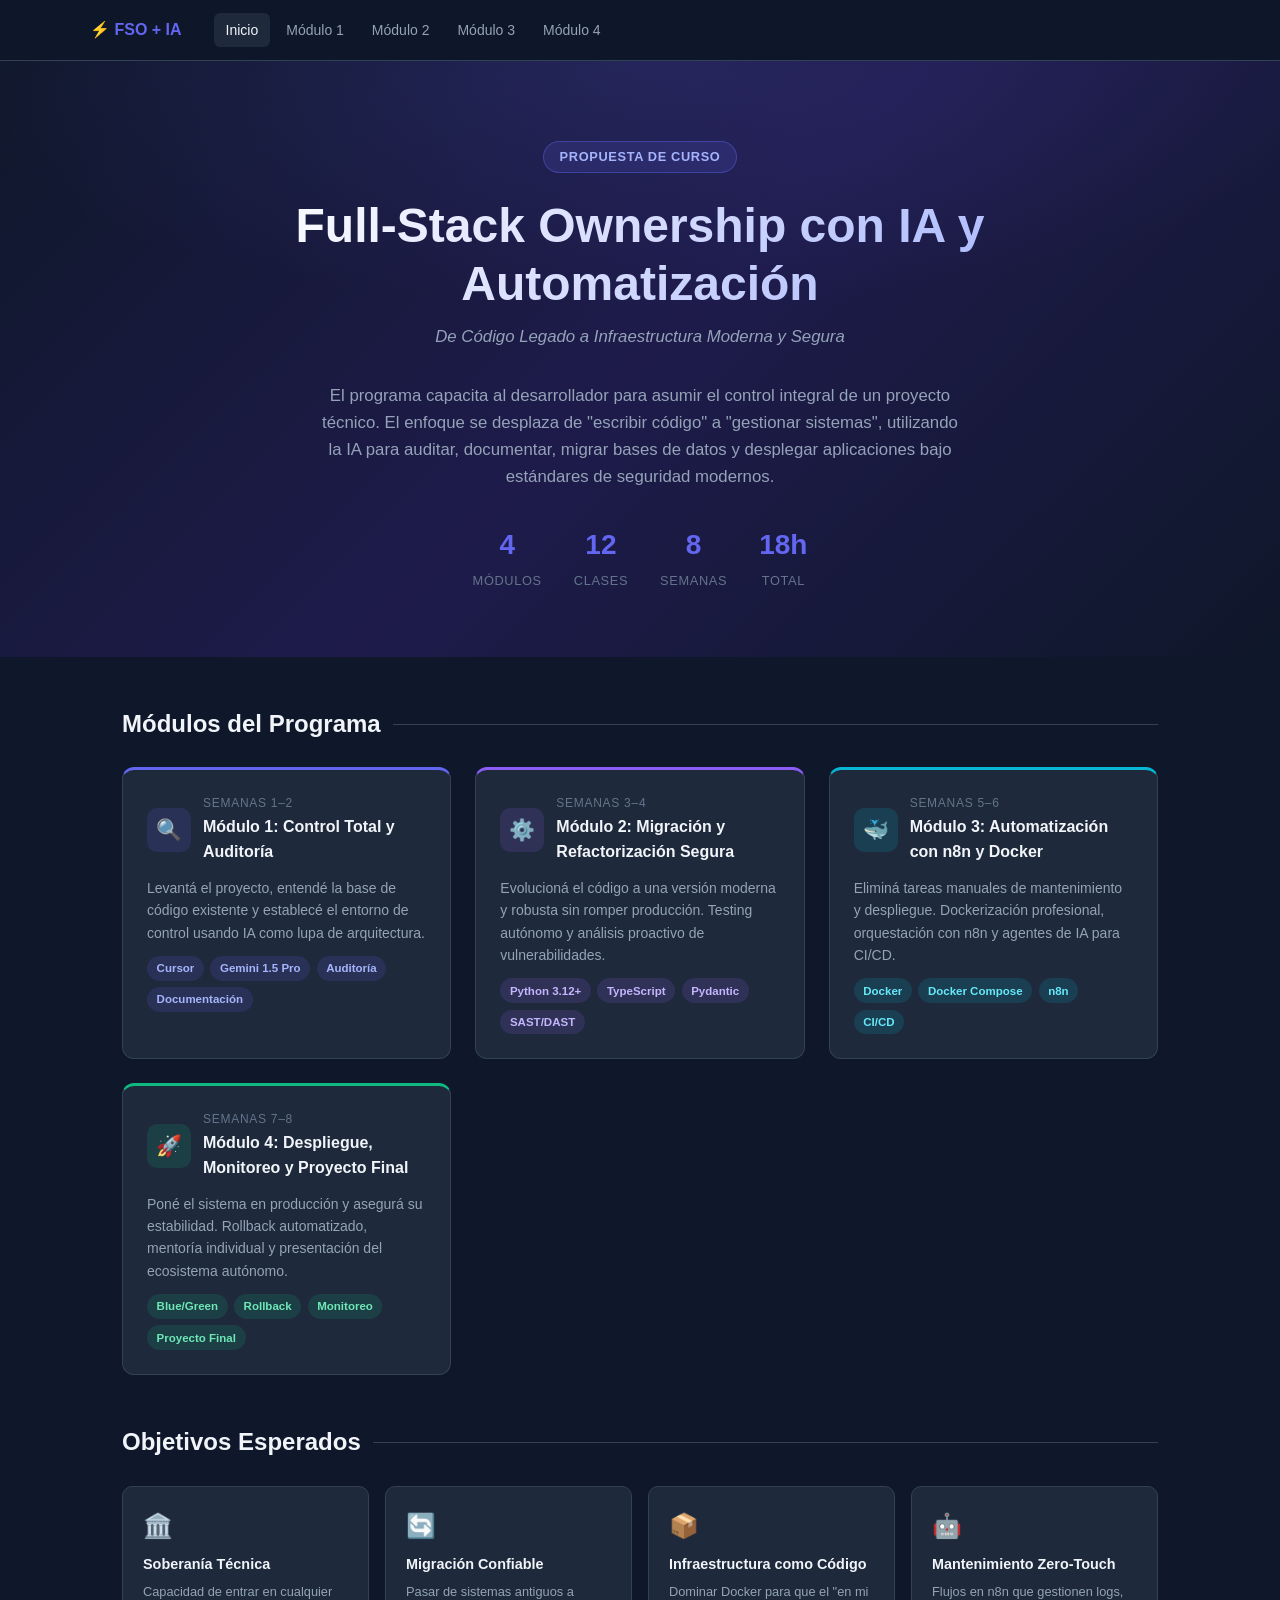
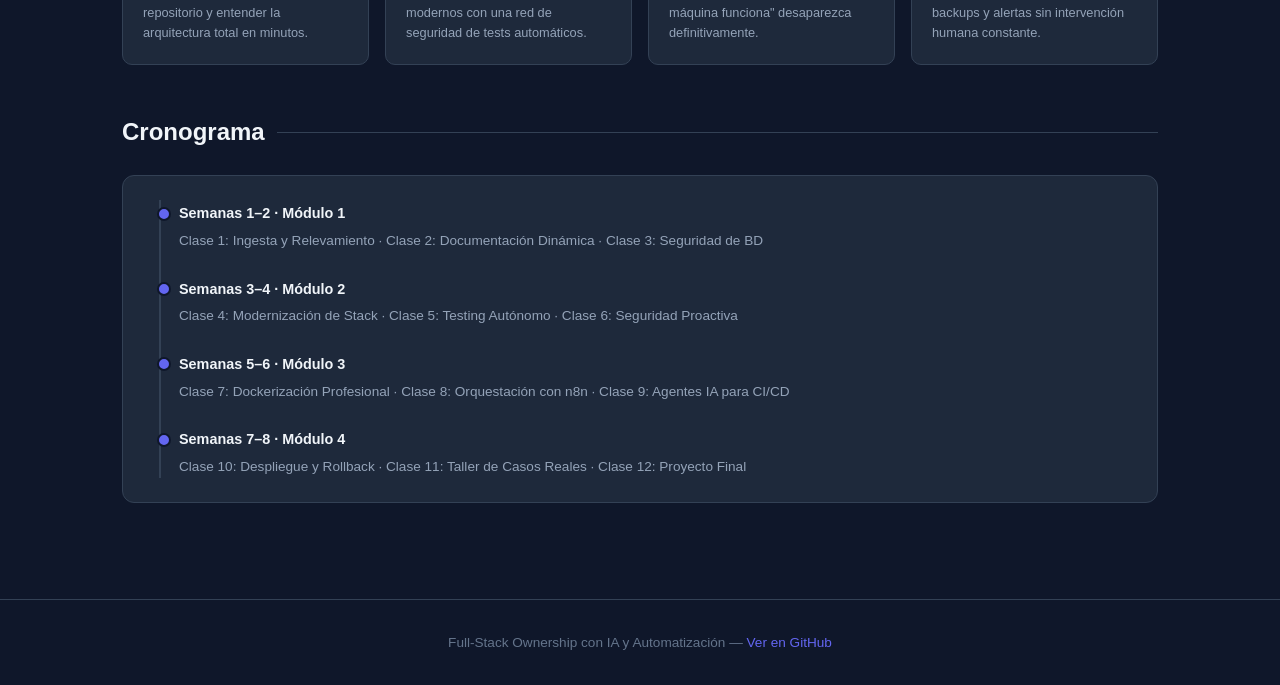
<file: index.html>
<!DOCTYPE html>
<html lang="es">
<head>
  <meta charset="UTF-8">
  <meta name="viewport" content="width=device-width, initial-scale=1.0">
  <title>Full-Stack Ownership con IA</title>
  <link rel="stylesheet" href="css/style.css">
</head>
<body>

<nav>
  <div class="nav-inner">
    <a href="index.html" class="nav-brand">⚡ FSO + IA</a>
    <div class="nav-links">
      <a href="index.html" class="active">Inicio</a>
      <a href="modulo1.html">Módulo 1</a>
      <a href="modulo2.html">Módulo 2</a>
      <a href="modulo3.html">Módulo 3</a>
      <a href="modulo4.html">Módulo 4</a>
    </div>
  </div>
</nav>

<section class="hero">
  <div class="hero-content">
    <span class="hero-badge">Propuesta de Curso</span>
    <h1>Full-Stack Ownership con IA y Automatización</h1>
    <p class="hero-subtitle">De Código Legado a Infraestructura Moderna y Segura</p>
    <p>El programa capacita al desarrollador para asumir el control integral de un proyecto técnico. El enfoque se desplaza de "escribir código" a "gestionar sistemas", utilizando la IA para auditar, documentar, migrar bases de datos y desplegar aplicaciones bajo estándares de seguridad modernos.</p>
    <div class="hero-stats">
      <div class="stat">
        <span class="stat-number">4</span>
        <span class="stat-label">Módulos</span>
      </div>
      <div class="stat">
        <span class="stat-number">12</span>
        <span class="stat-label">Clases</span>
      </div>
      <div class="stat">
        <span class="stat-number">8</span>
        <span class="stat-label">Semanas</span>
      </div>
      <div class="stat">
        <span class="stat-number">18h</span>
        <span class="stat-label">Total</span>
      </div>
    </div>
  </div>
</section>

<main>

  <!-- MÓDULOS -->
  <h2 class="section-title">Módulos del Programa</h2>
  <div class="grid-2">

    <a href="modulo1.html" class="card m1-card">
      <div class="card-header">
        <div class="card-icon m1">🔍</div>
        <div>
          <div style="font-size:0.75rem;color:var(--text-muted);text-transform:uppercase;letter-spacing:0.06em">Semanas 1–2</div>
          <h3>Módulo 1: Control Total y Auditoría</h3>
        </div>
      </div>
      <p>Levantá el proyecto, entendé la base de código existente y establecé el entorno de control usando IA como lupa de arquitectura.</p>
      <div class="tags">
        <span class="tag m1" style="font-size:0.72rem">Cursor</span>
        <span class="tag m1" style="font-size:0.72rem">Gemini 1.5 Pro</span>
        <span class="tag m1" style="font-size:0.72rem">Auditoría</span>
        <span class="tag m1" style="font-size:0.72rem">Documentación</span>
      </div>
    </a>

    <a href="modulo2.html" class="card m2-card">
      <div class="card-header">
        <div class="card-icon m2">⚙️</div>
        <div>
          <div style="font-size:0.75rem;color:var(--text-muted);text-transform:uppercase;letter-spacing:0.06em">Semanas 3–4</div>
          <h3>Módulo 2: Migración y Refactorización Segura</h3>
        </div>
      </div>
      <p>Evolucioná el código a una versión moderna y robusta sin romper producción. Testing autónomo y análisis proactivo de vulnerabilidades.</p>
      <div class="tags">
        <span class="tag m2" style="font-size:0.72rem">Python 3.12+</span>
        <span class="tag m2" style="font-size:0.72rem">TypeScript</span>
        <span class="tag m2" style="font-size:0.72rem">Pydantic</span>
        <span class="tag m2" style="font-size:0.72rem">SAST/DAST</span>
      </div>
    </a>

    <a href="modulo3.html" class="card m3-card">
      <div class="card-header">
        <div class="card-icon m3">🐳</div>
        <div>
          <div style="font-size:0.75rem;color:var(--text-muted);text-transform:uppercase;letter-spacing:0.06em">Semanas 5–6</div>
          <h3>Módulo 3: Automatización con n8n y Docker</h3>
        </div>
      </div>
      <p>Eliminá tareas manuales de mantenimiento y despliegue. Dockerización profesional, orquestación con n8n y agentes de IA para CI/CD.</p>
      <div class="tags">
        <span class="tag m3" style="font-size:0.72rem">Docker</span>
        <span class="tag m3" style="font-size:0.72rem">Docker Compose</span>
        <span class="tag m3" style="font-size:0.72rem">n8n</span>
        <span class="tag m3" style="font-size:0.72rem">CI/CD</span>
      </div>
    </a>

    <a href="modulo4.html" class="card m4-card">
      <div class="card-header">
        <div class="card-icon m4">🚀</div>
        <div>
          <div style="font-size:0.75rem;color:var(--text-muted);text-transform:uppercase;letter-spacing:0.06em">Semanas 7–8</div>
          <h3>Módulo 4: Despliegue, Monitoreo y Proyecto Final</h3>
        </div>
      </div>
      <p>Poné el sistema en producción y asegurá su estabilidad. Rollback automatizado, mentoría individual y presentación del ecosistema autónomo.</p>
      <div class="tags">
        <span class="tag m4" style="font-size:0.72rem">Blue/Green</span>
        <span class="tag m4" style="font-size:0.72rem">Rollback</span>
        <span class="tag m4" style="font-size:0.72rem">Monitoreo</span>
        <span class="tag m4" style="font-size:0.72rem">Proyecto Final</span>
      </div>
    </a>

  </div>

  <!-- OBJETIVOS -->
  <h2 class="section-title" style="margin-top:3rem">Objetivos Esperados</h2>
  <div class="objectives-grid">
    <div class="obj-card">
      <div class="obj-icon">🏛️</div>
      <h4>Soberanía Técnica</h4>
      <p>Capacidad de entrar en cualquier repositorio y entender la arquitectura total en minutos.</p>
    </div>
    <div class="obj-card">
      <div class="obj-icon">🔄</div>
      <h4>Migración Confiable</h4>
      <p>Pasar de sistemas antiguos a modernos con una red de seguridad de tests automáticos.</p>
    </div>
    <div class="obj-card">
      <div class="obj-icon">📦</div>
      <h4>Infraestructura como Código</h4>
      <p>Dominar Docker para que el "en mi máquina funciona" desaparezca definitivamente.</p>
    </div>
    <div class="obj-card">
      <div class="obj-icon">🤖</div>
      <h4>Mantenimiento Zero-Touch</h4>
      <p>Flujos en n8n que gestionen logs, backups y alertas sin intervención humana constante.</p>
    </div>
  </div>

  <!-- CRONOGRAMA -->
  <h2 class="section-title" style="margin-top:3rem">Cronograma</h2>
  <div style="background:var(--bg-card);border:1px solid var(--border);border-radius:var(--radius);padding:1.5rem">
    <div class="timeline">
      <div class="timeline-item">
        <strong>Semanas 1–2 · Módulo 1</strong>
        <p>Clase 1: Ingesta y Relevamiento · Clase 2: Documentación Dinámica · Clase 3: Seguridad de BD</p>
      </div>
      <div class="timeline-item">
        <strong>Semanas 3–4 · Módulo 2</strong>
        <p>Clase 4: Modernización de Stack · Clase 5: Testing Autónomo · Clase 6: Seguridad Proactiva</p>
      </div>
      <div class="timeline-item">
        <strong>Semanas 5–6 · Módulo 3</strong>
        <p>Clase 7: Dockerización Profesional · Clase 8: Orquestación con n8n · Clase 9: Agentes IA para CI/CD</p>
      </div>
      <div class="timeline-item" style="margin-bottom:0">
        <strong>Semanas 7–8 · Módulo 4</strong>
        <p>Clase 10: Despliegue y Rollback · Clase 11: Taller de Casos Reales · Clase 12: Proyecto Final</p>
      </div>
    </div>
  </div>

</main>

<footer>
  <p>Full-Stack Ownership con IA y Automatización &mdash; <a href="https://github.com" target="_blank">Ver en GitHub</a></p>
</footer>

</body>
</html>
</file>
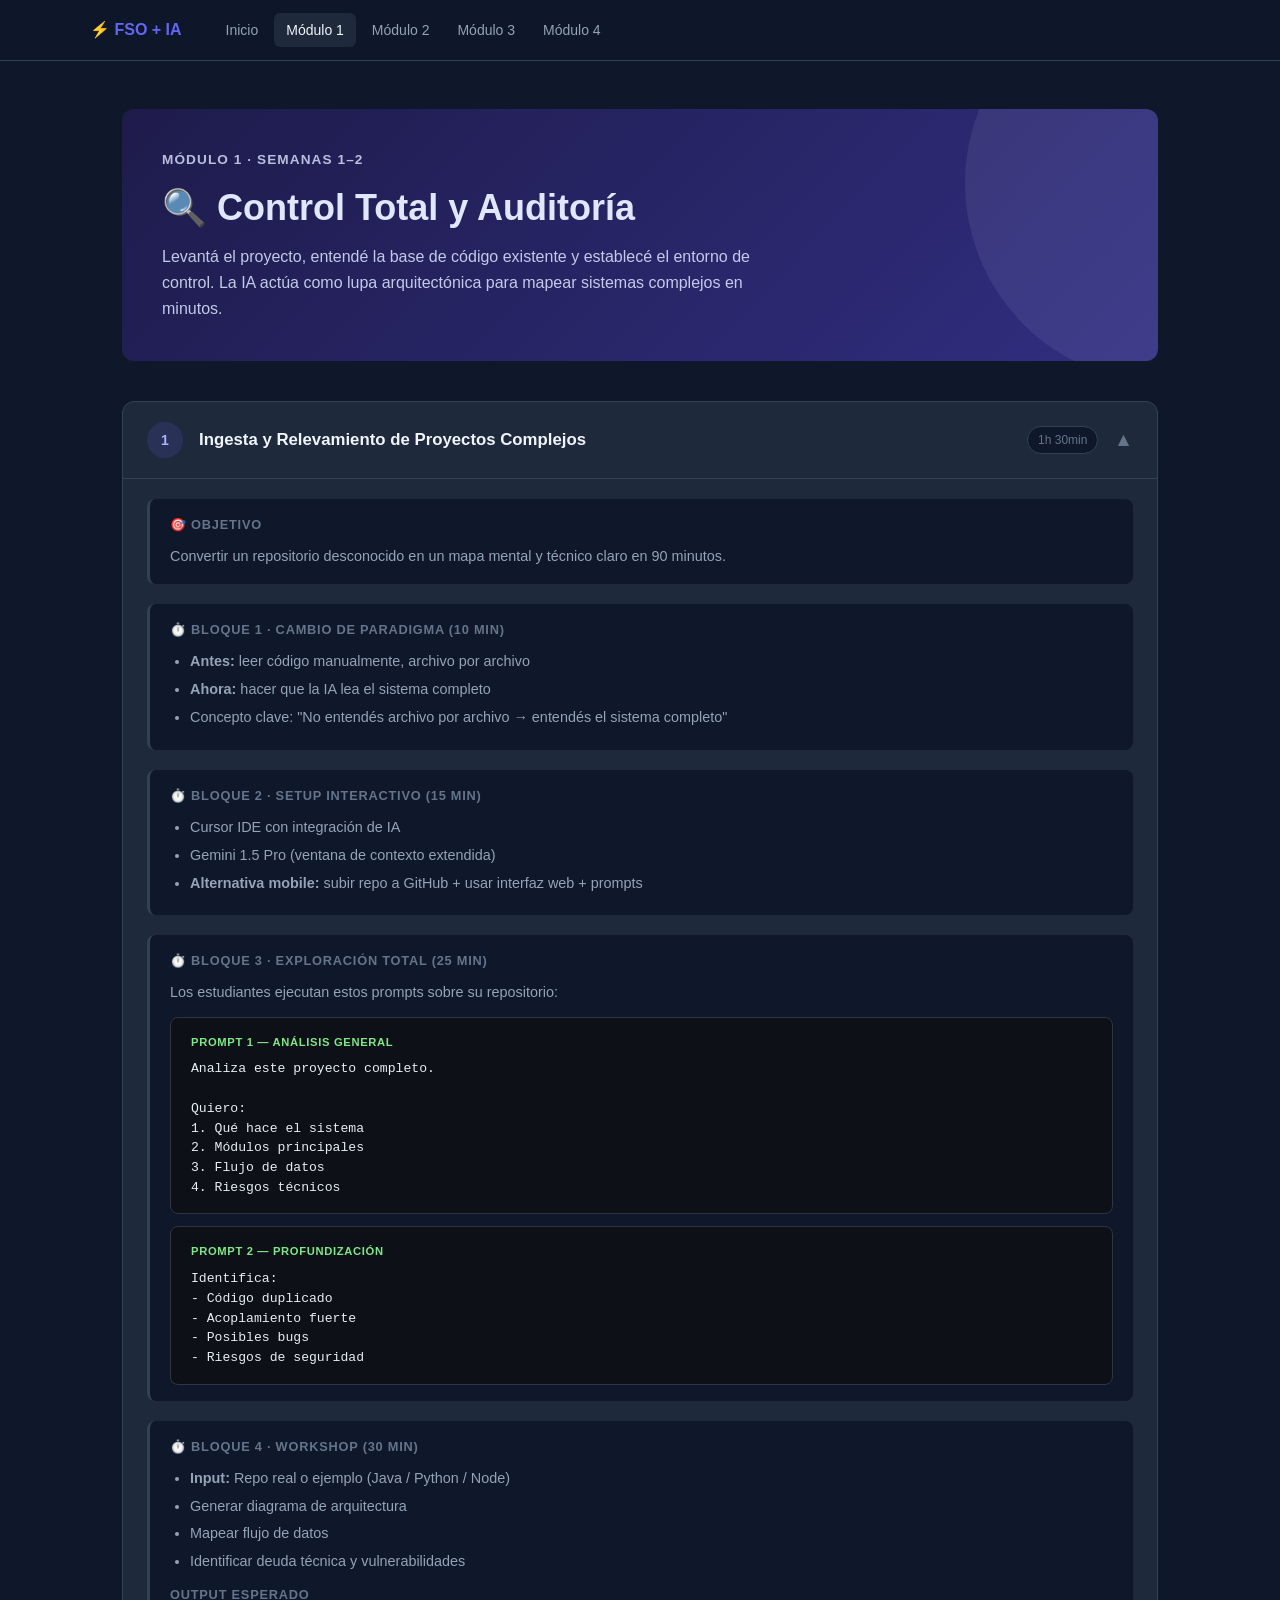
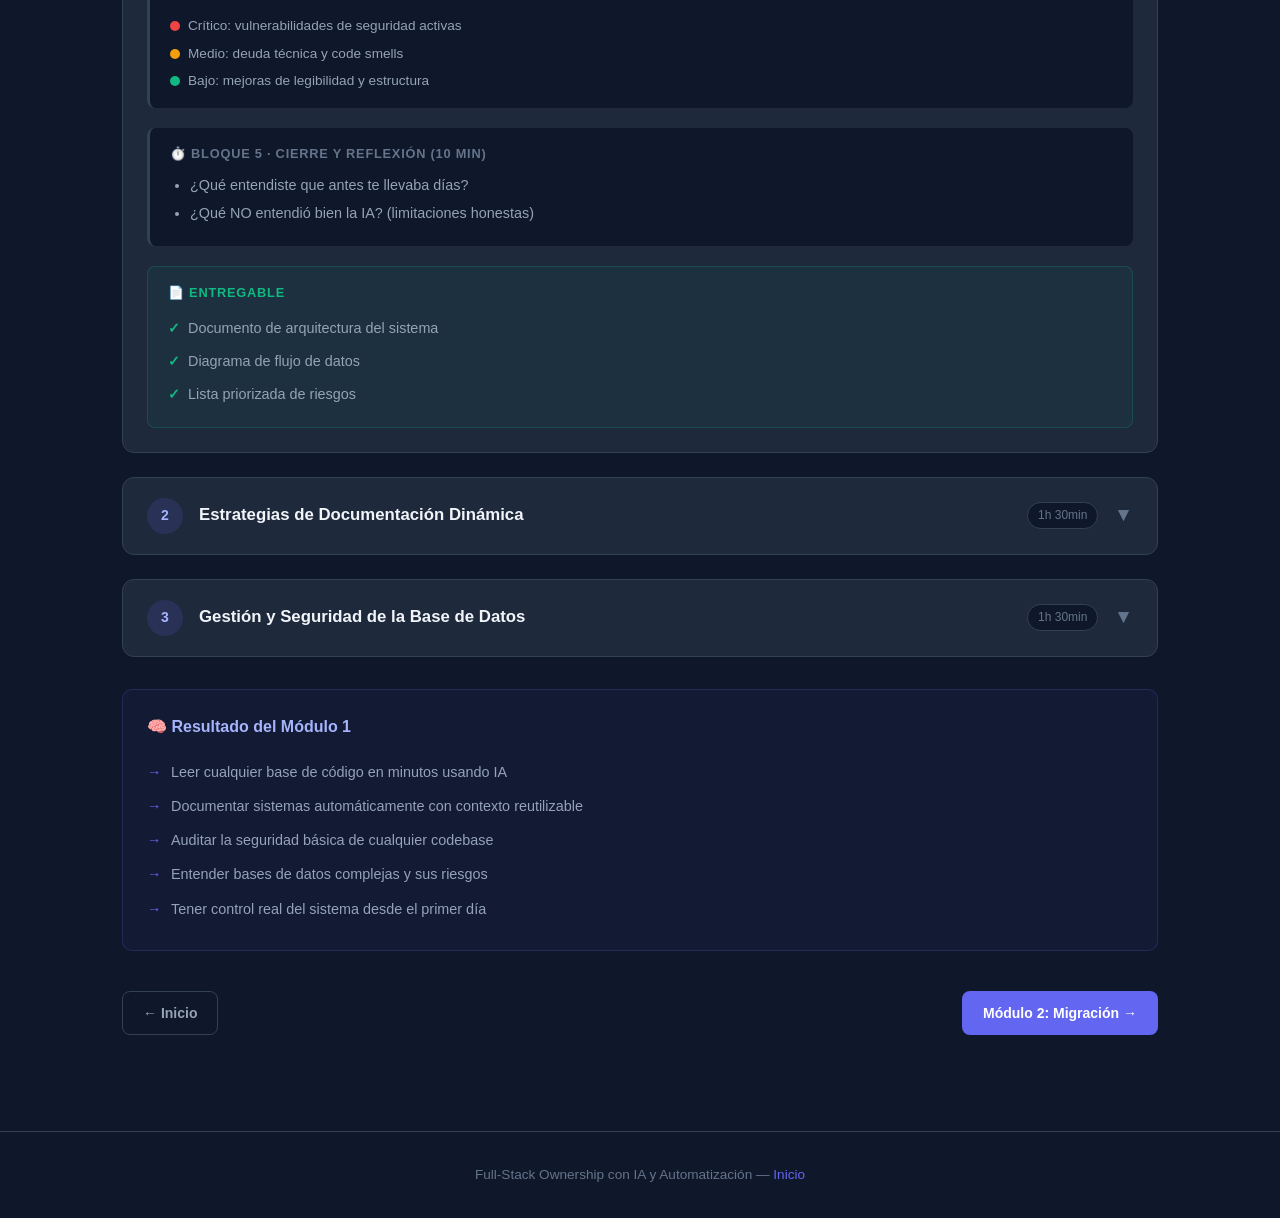
<file: modulo1.html>
<!DOCTYPE html>
<html lang="es">
<head>
  <meta charset="UTF-8">
  <meta name="viewport" content="width=device-width, initial-scale=1.0">
  <title>Módulo 1: Control Total y Auditoría</title>
  <link rel="stylesheet" href="css/style.css">
</head>
<body>

<nav>
  <div class="nav-inner">
    <a href="index.html" class="nav-brand">⚡ FSO + IA</a>
    <div class="nav-links">
      <a href="index.html">Inicio</a>
      <a href="modulo1.html" class="active">Módulo 1</a>
      <a href="modulo2.html">Módulo 2</a>
      <a href="modulo3.html">Módulo 3</a>
      <a href="modulo4.html">Módulo 4</a>
    </div>
  </div>
</nav>

<main>

  <div class="module-header mh-m1">
    <div class="module-num">Módulo 1 · Semanas 1–2</div>
    <h1>🔍 Control Total y Auditoría</h1>
    <p>Levantá el proyecto, entendé la base de código existente y establecé el entorno de control. La IA actúa como lupa arquitectónica para mapear sistemas complejos en minutos.</p>
  </div>

  <!-- CLASE 1 -->
  <div class="clase open">
    <div class="clase-header" onclick="toggleClase(this)">
      <div class="clase-num m1">1</div>
      <h2>Ingesta y Relevamiento de Proyectos Complejos</h2>
      <span class="time-badge">1h 30min</span>
      <span class="clase-toggle">▼</span>
    </div>
    <div class="clase-body">

      <div class="block">
        <div class="block-title">🎯 Objetivo</div>
        <p>Convertir un repositorio desconocido en un mapa mental y técnico claro en 90 minutos.</p>
      </div>

      <div class="block">
        <div class="block-title">⏱️ Bloque 1 · Cambio de paradigma (10 min)</div>
        <ul>
          <li><strong>Antes:</strong> leer código manualmente, archivo por archivo</li>
          <li><strong>Ahora:</strong> hacer que la IA lea el sistema completo</li>
          <li>Concepto clave: "No entendés archivo por archivo → entendés el sistema completo"</li>
        </ul>
      </div>

      <div class="block">
        <div class="block-title">⏱️ Bloque 2 · Setup interactivo (15 min)</div>
        <ul>
          <li>Cursor IDE con integración de IA</li>
          <li>Gemini 1.5 Pro (ventana de contexto extendida)</li>
          <li><strong>Alternativa mobile:</strong> subir repo a GitHub + usar interfaz web + prompts</li>
        </ul>
      </div>

      <div class="block">
        <div class="block-title">⏱️ Bloque 3 · Exploración total (25 min)</div>
        <p style="margin-bottom:0.75rem">Los estudiantes ejecutan estos prompts sobre su repositorio:</p>
        <div class="prompt-box">
          <div class="prompt-label">Prompt 1 — Análisis general</div>
          <pre>Analiza este proyecto completo.

Quiero:
1. Qué hace el sistema
2. Módulos principales
3. Flujo de datos
4. Riesgos técnicos</pre>
        </div>
        <div class="prompt-box">
          <div class="prompt-label">Prompt 2 — Profundización</div>
          <pre>Identifica:
- Código duplicado
- Acoplamiento fuerte
- Posibles bugs
- Riesgos de seguridad</pre>
        </div>
      </div>

      <div class="block">
        <div class="block-title">⏱️ Bloque 4 · Workshop (30 min)</div>
        <ul>
          <li><strong>Input:</strong> Repo real o ejemplo (Java / Python / Node)</li>
          <li>Generar diagrama de arquitectura</li>
          <li>Mapear flujo de datos</li>
          <li>Identificar deuda técnica y vulnerabilidades</li>
        </ul>
        <div style="margin-top:0.75rem">
          <div class="block-title">Output esperado</div>
          <div class="priority">
            <div class="p-item"><span class="dot dot-red"></span>Crítico: vulnerabilidades de seguridad activas</div>
            <div class="p-item"><span class="dot dot-yellow"></span>Medio: deuda técnica y code smells</div>
            <div class="p-item"><span class="dot dot-green"></span>Bajo: mejoras de legibilidad y estructura</div>
          </div>
        </div>
      </div>

      <div class="block">
        <div class="block-title">⏱️ Bloque 5 · Cierre y reflexión (10 min)</div>
        <ul>
          <li>¿Qué entendiste que antes te llevaba días?</li>
          <li>¿Qué NO entendió bien la IA? (limitaciones honestas)</li>
        </ul>
      </div>

      <div class="deliverables">
        <div class="block-title">📄 Entregable</div>
        <ul>
          <li>Documento de arquitectura del sistema</li>
          <li>Diagrama de flujo de datos</li>
          <li>Lista priorizada de riesgos</li>
        </ul>
      </div>

    </div>
  </div>

  <!-- CLASE 2 -->
  <div class="clase">
    <div class="clase-header" onclick="toggleClase(this)">
      <div class="clase-num m1">2</div>
      <h2>Estrategias de Documentación Dinámica</h2>
      <span class="time-badge">1h 30min</span>
      <span class="clase-toggle">▼</span>
    </div>
    <div class="clase-body">

      <div class="block">
        <div class="block-title">🎯 Objetivo</div>
        <p>Crear documentación que no quede obsoleta, se genere automáticamente y sea útil tanto para humanos como para la IA.</p>
      </div>

      <div class="block">
        <div class="block-title">⏱️ Bloque 1 · Concepto clave (15 min)</div>
        <p style="margin-bottom:0.75rem">"La documentación ya no se escribe → se genera y se mantiene sola"</p>
        <ul>
          <li><strong>Documentación técnica:</strong> arquitectura, APIs, modelos de datos</li>
          <li><strong>Documentación funcional:</strong> flujos de negocio, casos de uso</li>
          <li><strong>Documentación operativa:</strong> runbooks, procedimientos de incidentes</li>
        </ul>
      </div>

      <div class="block">
        <div class="block-title">⏱️ Bloque 2 · Setup (15 min)</div>
        <ul>
          <li>Cursor con archivos de contexto</li>
          <li>Markdown / Wiki integrado al repositorio</li>
          <li>Archivos <code>context.md</code> como memoria del proyecto</li>
        </ul>
      </div>

      <div class="block">
        <div class="block-title">⏱️ Bloque 3 · "Enseñarle a la IA" (25 min)</div>
        <p style="margin-bottom:0.75rem">Crear el archivo <code>/docs/context.md</code> con las reglas de negocio:</p>
        <div class="prompt-box">
          <div class="prompt-label">Plantilla — context.md</div>
          <pre>Este sistema:
- Gestiona usuarios y autenticación
- Usa PostgreSQL como base de datos principal
- Expone una API REST (versión 2)

Reglas de negocio:
- No borrar datos críticos, solo soft-delete
- Validar todos los inputs antes de persistir
- Los emails son únicos por tenant</pre>
        </div>
      </div>

      <div class="block">
        <div class="block-title">⏱️ Bloque 4 · Workshop (30 min)</div>
        <div class="prompt-box">
          <div class="prompt-label">Paso 1 — Generación inicial</div>
          <pre>Genera documentación completa del sistema:
- Arquitectura general
- Endpoints disponibles
- Modelo de datos y relaciones</pre>
        </div>
        <div class="prompt-box">
          <div class="prompt-label">Paso 2 — Auto-actualización</div>
          <pre>Cada vez que cambie este módulo,
actualiza la documentación en /docs
manteniendo el mismo formato.</pre>
        </div>
        <div style="margin-top:0.75rem">
          <div class="block-title">Paso 3 — Versionado</div>
          <ul>
            <li>Guardar docs en <code>/docs/</code></li>
            <li>Integrar con Git (commits automáticos de docs)</li>
            <li>Desde mobile: editar Markdown directamente en GitHub</li>
          </ul>
        </div>
      </div>

      <div class="block">
        <div class="block-title">✅ Checklist de evaluación (5 min)</div>
        <ul>
          <li>¿Se entiende el sistema sin leer código?</li>
          <li>¿La IA puede usar esa documentación como contexto?</li>
        </ul>
      </div>

      <div class="deliverables">
        <div class="block-title">📄 Entregables</div>
        <ul>
          <li>Wiki técnica completa en <code>/docs/</code></li>
          <li>Archivo de contexto reutilizable <code>context.md</code></li>
        </ul>
      </div>

    </div>
  </div>

  <!-- CLASE 3 -->
  <div class="clase">
    <div class="clase-header" onclick="toggleClase(this)">
      <div class="clase-num m1">3</div>
      <h2>Gestión y Seguridad de la Base de Datos</h2>
      <span class="time-badge">1h 30min</span>
      <span class="clase-toggle">▼</span>
    </div>
    <div class="clase-body">

      <div class="block">
        <div class="block-title">🎯 Objetivo</div>
        <p>Entender y asegurar la base de datos usando IA como auditor especializado de esquemas y consultas.</p>
      </div>

      <div class="block">
        <div class="block-title">⏱️ Bloque 1 · Introducción (15 min)</div>
        <p style="margin-bottom:0.5rem">Problemas típicos en bases de datos heredadas:</p>
        <ul>
          <li>Queries lentas sin índices adecuados</li>
          <li>SQL injection por concatenación directa</li>
          <li>Backups inexistentes o no testeados</li>
          <li>Datos sensibles expuestos sin encriptación</li>
        </ul>
      </div>

      <div class="block">
        <div class="block-title">⏱️ Bloque 2 · "Leer la DB como un mapa" (20 min)</div>
        <div class="prompt-box">
          <div class="prompt-label">Prompt — Análisis de esquema</div>
          <pre>Analiza este esquema de base de datos.

Quiero:
- Relaciones entre tablas
- Tablas y columnas críticas
- Problemas de diseño
- Índices faltantes
- Datos sensibles sin proteger</pre>
        </div>
      </div>

      <div class="block">
        <div class="block-title">⏱️ Bloque 3 · Optimización con IA (20 min)</div>
        <p style="margin-bottom:0.75rem">Ejemplo de query problemática:</p>
        <div class="prompt-box">
          <div class="prompt-label">Antes — vulnerable</div>
          <pre>SELECT * FROM users WHERE email = 'test'</pre>
        </div>
        <div class="prompt-box">
          <div class="prompt-label">Prompt — optimización</div>
          <pre>Optimiza esta query para performance y seguridad.
Explica cada mejora y por qué es importante.</pre>
        </div>
        <div class="prompt-box">
          <div class="prompt-label">Después — seguro y eficiente</div>
          <pre>cursor.execute(
    "SELECT id, name, email FROM users WHERE email = %s",
    (email,)
)</pre>
        </div>
      </div>

      <div class="block">
        <div class="block-title">⏱️ Bloque 4 · Workshop completo (30 min)</div>
        <ul>
          <li><strong>Parte 1 — Auditoría:</strong> detectar SQL injection, falta de índices, datos sensibles expuestos</li>
          <li><strong>Parte 2 — Seguridad:</strong> encontrar vulnerabilidades en capa de acceso a datos</li>
          <li><strong>Parte 3 — Backup:</strong> diseñar estrategia de backups diarios con versionado y recuperación</li>
        </ul>
        <div class="prompt-box">
          <div class="prompt-label">Prompt — Auditoría completa</div>
          <pre>Encuentra vulnerabilidades en la capa de acceso a datos:
1. Inyecciones SQL posibles
2. Falta de validación de inputs
3. Permisos excesivos
4. Datos sin encriptar</pre>
        </div>
      </div>

      <div class="block">
        <div class="block-title">✅ Buenas prácticas (5 min)</div>
        <ul>
          <li>ORM con consultas parametrizadas (nunca concatenar)</li>
          <li>Variables parametrizadas en queries directas</li>
          <li>Logs de acceso a tablas sensibles</li>
          <li>Principio de mínimo privilegio en usuarios de DB</li>
        </ul>
      </div>

      <div class="deliverables">
        <div class="block-title">📄 Entregables</div>
        <ul>
          <li>Informe de seguridad de la base de datos</li>
          <li>Queries optimizadas y parametrizadas</li>
          <li>Estrategia documentada de backup automatizado</li>
        </ul>
      </div>

    </div>
  </div>

  <!-- RESULTADO DEL MÓDULO -->
  <div class="result-box">
    <h3>🧠 Resultado del Módulo 1</h3>
    <ul>
      <li>Leer cualquier base de código en minutos usando IA</li>
      <li>Documentar sistemas automáticamente con contexto reutilizable</li>
      <li>Auditar la seguridad básica de cualquier codebase</li>
      <li>Entender bases de datos complejas y sus riesgos</li>
      <li>Tener control real del sistema desde el primer día</li>
    </ul>
  </div>

  <div class="module-nav">
    <a href="index.html" class="btn btn-outline">← Inicio</a>
    <a href="modulo2.html" class="btn btn-primary">Módulo 2: Migración →</a>
  </div>

</main>

<footer>
  <p>Full-Stack Ownership con IA y Automatización &mdash; <a href="index.html">Inicio</a></p>
</footer>

<script>
function toggleClase(header) {
  const clase = header.parentElement;
  clase.classList.toggle('open');
}
</script>
</body>
</html>
</file>
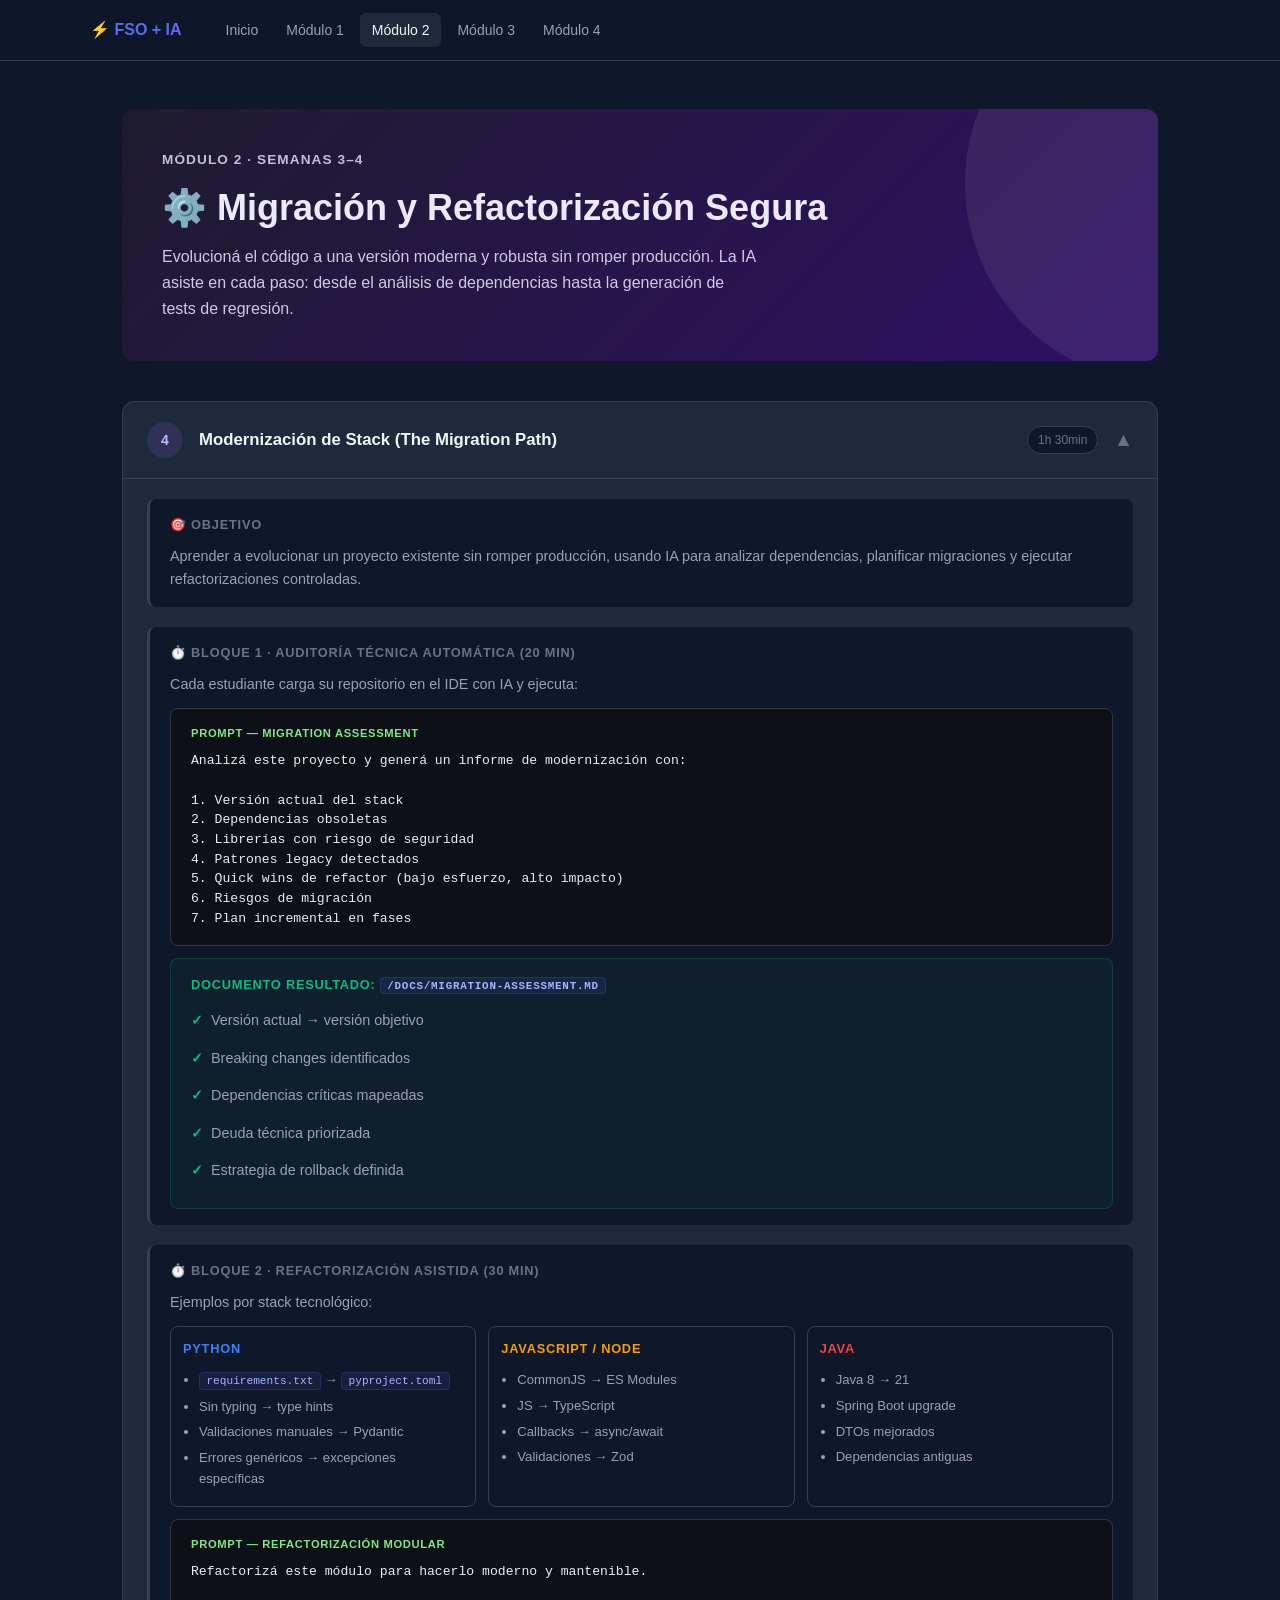
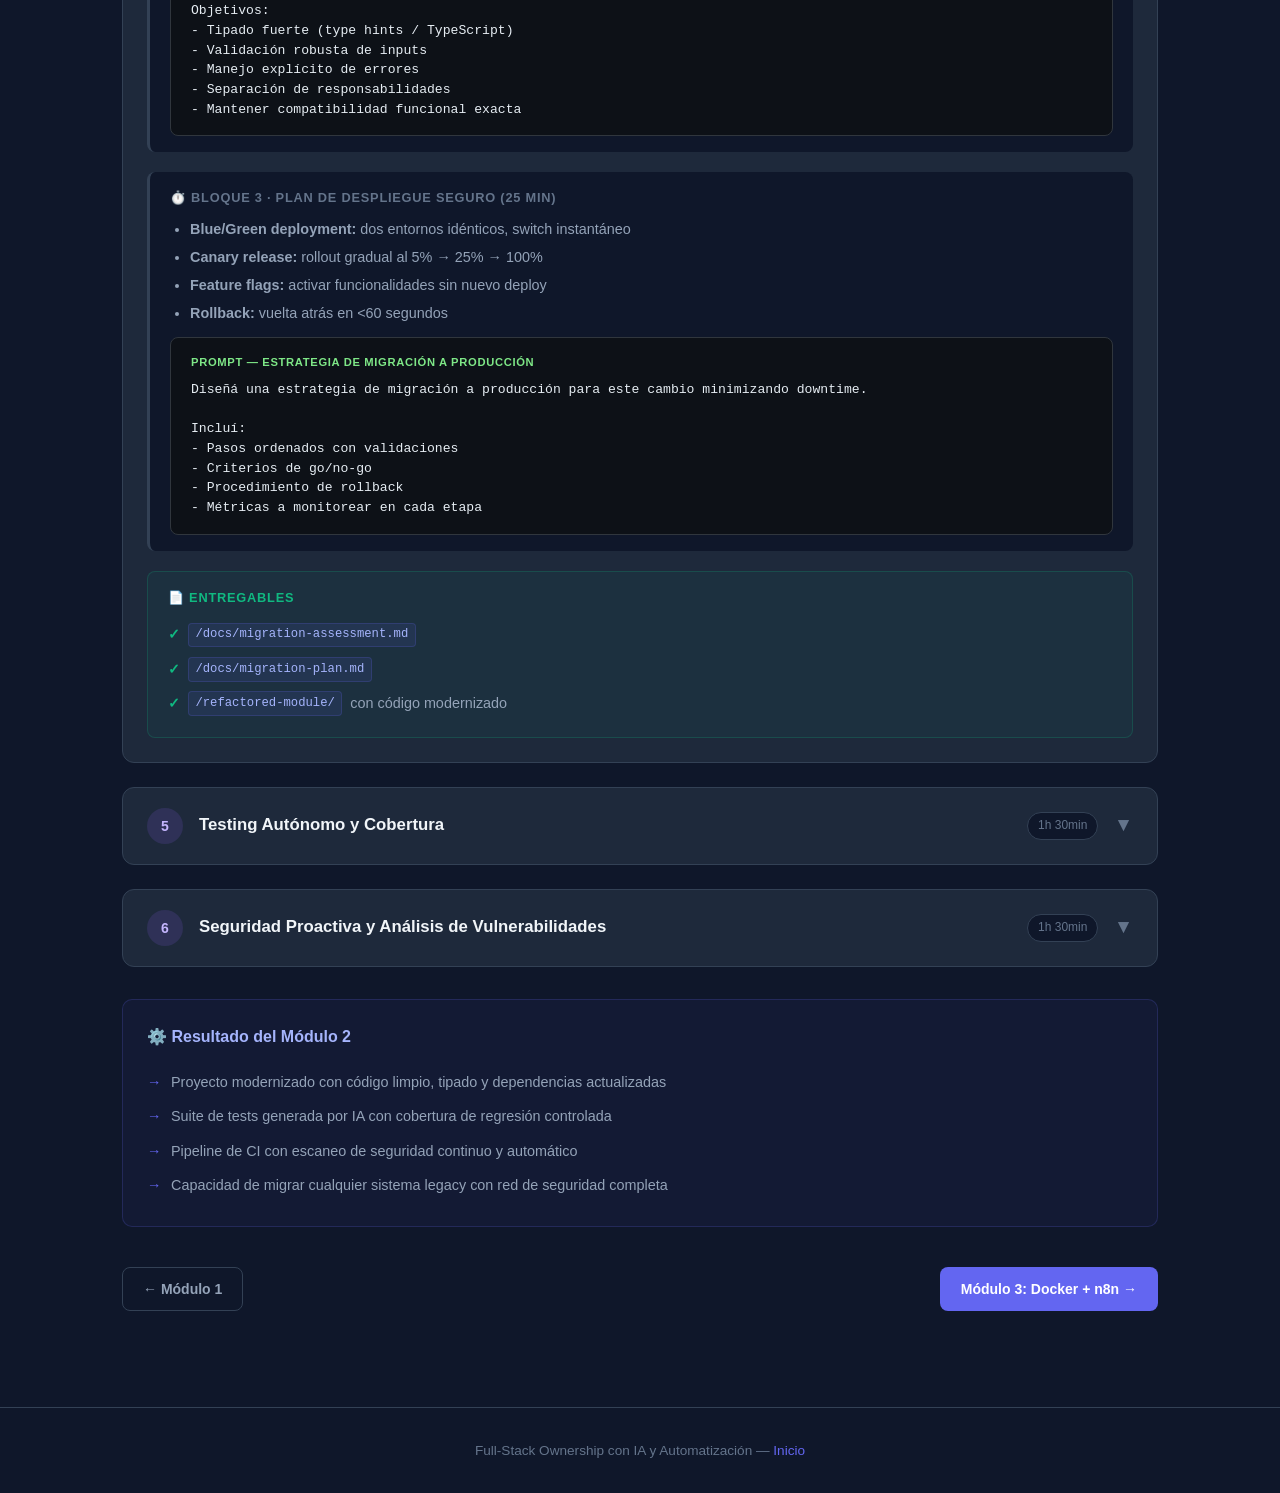
<file: modulo2.html>
<!DOCTYPE html>
<html lang="es">
<head>
  <meta charset="UTF-8">
  <meta name="viewport" content="width=device-width, initial-scale=1.0">
  <title>Módulo 2: Migración y Refactorización Segura</title>
  <link rel="stylesheet" href="css/style.css">
</head>
<body>

<nav>
  <div class="nav-inner">
    <a href="index.html" class="nav-brand">⚡ FSO + IA</a>
    <div class="nav-links">
      <a href="index.html">Inicio</a>
      <a href="modulo1.html">Módulo 1</a>
      <a href="modulo2.html" class="active">Módulo 2</a>
      <a href="modulo3.html">Módulo 3</a>
      <a href="modulo4.html">Módulo 4</a>
    </div>
  </div>
</nav>

<main>

  <div class="module-header mh-m2">
    <div class="module-num">Módulo 2 · Semanas 3–4</div>
    <h1>⚙️ Migración y Refactorización Segura</h1>
    <p>Evolucioná el código a una versión moderna y robusta sin romper producción. La IA asiste en cada paso: desde el análisis de dependencias hasta la generación de tests de regresión.</p>
  </div>

  <!-- CLASE 4 -->
  <div class="clase open">
    <div class="clase-header" onclick="toggleClase(this)">
      <div class="clase-num m2">4</div>
      <h2>Modernización de Stack (The Migration Path)</h2>
      <span class="time-badge">1h 30min</span>
      <span class="clase-toggle">▼</span>
    </div>
    <div class="clase-body">

      <div class="block">
        <div class="block-title">🎯 Objetivo</div>
        <p>Aprender a evolucionar un proyecto existente sin romper producción, usando IA para analizar dependencias, planificar migraciones y ejecutar refactorizaciones controladas.</p>
      </div>

      <div class="block">
        <div class="block-title">⏱️ Bloque 1 · Auditoría técnica automática (20 min)</div>
        <p style="margin-bottom:0.75rem">Cada estudiante carga su repositorio en el IDE con IA y ejecuta:</p>
        <div class="prompt-box">
          <div class="prompt-label">Prompt — Migration Assessment</div>
          <pre>Analizá este proyecto y generá un informe de modernización con:

1. Versión actual del stack
2. Dependencias obsoletas
3. Librerías con riesgo de seguridad
4. Patrones legacy detectados
5. Quick wins de refactor (bajo esfuerzo, alto impacto)
6. Riesgos de migración
7. Plan incremental en fases</pre>
        </div>
        <div class="deliverables" style="margin-top:0.75rem">
          <div class="block-title">Documento resultado: <code>/docs/migration-assessment.md</code></div>
          <ul>
            <li>Versión actual → versión objetivo</li>
            <li>Breaking changes identificados</li>
            <li>Dependencias críticas mapeadas</li>
            <li>Deuda técnica priorizada</li>
            <li>Estrategia de rollback definida</li>
          </ul>
        </div>
      </div>

      <div class="block">
        <div class="block-title">⏱️ Bloque 2 · Refactorización asistida (30 min)</div>
        <p style="margin-bottom:0.75rem">Ejemplos por stack tecnológico:</p>

        <div style="display:grid;grid-template-columns:repeat(auto-fit,minmax(200px,1fr));gap:0.75rem;margin-bottom:0.75rem">
          <div style="background:var(--bg-primary);border:1px solid var(--border);border-radius:8px;padding:0.75rem">
            <div class="block-title" style="color:#3b82f6">Python</div>
            <ul style="padding-left:1rem;font-size:0.82rem;color:var(--text-secondary)">
              <li><code>requirements.txt</code> → <code>pyproject.toml</code></li>
              <li>Sin typing → type hints</li>
              <li>Validaciones manuales → Pydantic</li>
              <li>Errores genéricos → excepciones específicas</li>
            </ul>
          </div>
          <div style="background:var(--bg-primary);border:1px solid var(--border);border-radius:8px;padding:0.75rem">
            <div class="block-title" style="color:#f59e0b">JavaScript / Node</div>
            <ul style="padding-left:1rem;font-size:0.82rem;color:var(--text-secondary)">
              <li>CommonJS → ES Modules</li>
              <li>JS → TypeScript</li>
              <li>Callbacks → async/await</li>
              <li>Validaciones → Zod</li>
            </ul>
          </div>
          <div style="background:var(--bg-primary);border:1px solid var(--border);border-radius:8px;padding:0.75rem">
            <div class="block-title" style="color:#ef4444">Java</div>
            <ul style="padding-left:1rem;font-size:0.82rem;color:var(--text-secondary)">
              <li>Java 8 → 21</li>
              <li>Spring Boot upgrade</li>
              <li>DTOs mejorados</li>
              <li>Dependencias antiguas</li>
            </ul>
          </div>
        </div>

        <div class="prompt-box">
          <div class="prompt-label">Prompt — Refactorización modular</div>
          <pre>Refactorizá este módulo para hacerlo moderno y mantenible.

Objetivos:
- Tipado fuerte (type hints / TypeScript)
- Validación robusta de inputs
- Manejo explícito de errores
- Separación de responsabilidades
- Mantener compatibilidad funcional exacta</pre>
        </div>
      </div>

      <div class="block">
        <div class="block-title">⏱️ Bloque 3 · Plan de despliegue seguro (25 min)</div>
        <ul style="margin-bottom:0.75rem">
          <li><strong>Blue/Green deployment:</strong> dos entornos idénticos, switch instantáneo</li>
          <li><strong>Canary release:</strong> rollout gradual al 5% → 25% → 100%</li>
          <li><strong>Feature flags:</strong> activar funcionalidades sin nuevo deploy</li>
          <li><strong>Rollback:</strong> vuelta atrás en &lt;60 segundos</li>
        </ul>
        <div class="prompt-box">
          <div class="prompt-label">Prompt — Estrategia de migración a producción</div>
          <pre>Diseñá una estrategia de migración a producción para este cambio minimizando downtime.

Incluí:
- Pasos ordenados con validaciones
- Criterios de go/no-go
- Procedimiento de rollback
- Métricas a monitorear en cada etapa</pre>
        </div>
      </div>

      <div class="deliverables">
        <div class="block-title">📄 Entregables</div>
        <ul>
          <li><code>/docs/migration-assessment.md</code></li>
          <li><code>/docs/migration-plan.md</code></li>
          <li><code>/refactored-module/</code> con código modernizado</li>
        </ul>
      </div>

    </div>
  </div>

  <!-- CLASE 5 -->
  <div class="clase">
    <div class="clase-header" onclick="toggleClase(this)">
      <div class="clase-num m2">5</div>
      <h2>Testing Autónomo y Cobertura</h2>
      <span class="time-badge">1h 30min</span>
      <span class="clase-toggle">▼</span>
    </div>
    <div class="clase-body">

      <div class="block">
        <div class="block-title">🎯 Objetivo</div>
        <p>Usar IA para generar y mantener tests automáticos inteligentes que protejan la lógica de negocio durante y después de la migración.</p>
      </div>

      <div class="block">
        <div class="block-title">⏱️ Bloque 1 · Mapa de cobertura actual (20 min)</div>
        <div class="prompt-box">
          <div class="prompt-label">Prompt — Gap analysis de testing</div>
          <pre>Analizá este proyecto e identificá:

1. Módulos sin cobertura de tests
2. Funciones críticas de negocio
3. Escenarios de borde no considerados
4. Riesgos si esas funciones fallan
5. Prioridad de testing (qué testear primero)</pre>
        </div>
        <div class="deliverables" style="margin-top:0.75rem">
          <div class="block-title">Documento: <code>/docs/testing-gap-analysis.md</code></div>
          <ul>
            <li>Porcentaje de cobertura estimado por módulo</li>
            <li>Lista priorizada de tests faltantes</li>
          </ul>
        </div>
      </div>

      <div class="block">
        <div class="block-title">⏱️ Bloque 2 · Generación automática de tests (35 min)</div>
        <div class="prompt-box">
          <div class="prompt-label">Prompt — Unit tests</div>
          <pre>Generá tests unitarios completos para este archivo.

Incluir:
- Casos felices (happy path)
- Casos con inputs inválidos
- Edge cases y límites
- Mocks necesarios bien documentados

Framework: pytest / jest / junit (según el proyecto)</pre>
        </div>
        <div class="prompt-box">
          <div class="prompt-label">Prompt — Integration tests</div>
          <pre>Generá tests de integración para validar este flujo completo:

- Autenticación → endpoint → validación → DB
- Incluir setup y teardown
- Cubrir casos de error de red y timeout</pre>
        </div>
        <div style="margin-top:0.75rem">
          <div class="block-title">Frameworks cubiertos</div>
          <div class="tags">
            <span class="tag m2" style="font-size:0.75rem">pytest</span>
            <span class="tag m2" style="font-size:0.75rem">Jest</span>
            <span class="tag m2" style="font-size:0.75rem">JUnit</span>
            <span class="tag m2" style="font-size:0.75rem">xUnit</span>
          </div>
        </div>
      </div>

      <div class="block">
        <div class="block-title">⏱️ Bloque 3 · Tests de regresión (20 min)</div>
        <div class="prompt-box">
          <div class="prompt-label">Prompt — Regresión post-migración</div>
          <pre>Diseñá tests que aseguren que la nueva implementación mantiene exactamente la lógica anterior.

Compará el comportamiento antes y después del refactor.</pre>
        </div>
        <div class="prompt-box">
          <div class="prompt-label">Bonus — Datos sintéticos</div>
          <pre>Generá 100 casos edge para este modelo de datos,
cubriendo tipos inválidos, strings vacíos,
valores límite y datos en idiomas con caracteres especiales.</pre>
        </div>
      </div>

      <div class="deliverables">
        <div class="block-title">📄 Entregables</div>
        <ul>
          <li><code>/tests/unit/</code></li>
          <li><code>/tests/integration/</code></li>
          <li><code>/tests/regression/</code></li>
          <li><code>/docs/testing-strategy.md</code></li>
        </ul>
      </div>

    </div>
  </div>

  <!-- CLASE 6 -->
  <div class="clase">
    <div class="clase-header" onclick="toggleClase(this)">
      <div class="clase-num m2">6</div>
      <h2>Seguridad Proactiva y Análisis de Vulnerabilidades</h2>
      <span class="time-badge">1h 30min</span>
      <span class="clase-toggle">▼</span>
    </div>
    <div class="clase-body">

      <div class="block">
        <div class="block-title">🎯 Objetivo</div>
        <p>Convertir a la IA en un auditor permanente de seguridad del proyecto, integrando escaneos automáticos en el ciclo de desarrollo.</p>
      </div>

      <div class="block">
        <div class="block-title">⏱️ Bloque 1 · Escaneo automático de código (25 min)</div>
        <div style="margin-bottom:0.75rem">
          <div class="block-title">Herramientas de escaneo</div>
          <div class="tags">
            <span class="tag" style="background:rgba(239,68,68,0.1);color:#fca5a5;font-size:0.75rem">Semgrep</span>
            <span class="tag" style="background:rgba(239,68,68,0.1);color:#fca5a5;font-size:0.75rem">Snyk</span>
            <span class="tag" style="background:rgba(239,68,68,0.1);color:#fca5a5;font-size:0.75rem">OWASP Dependency-Check</span>
            <span class="tag" style="background:rgba(239,68,68,0.1);color:#fca5a5;font-size:0.75rem">GitHub Advanced Security</span>
          </div>
        </div>
        <p style="font-size:0.85rem;color:var(--text-secondary);margin-bottom:0.75rem">Vulnerabilidades a buscar: SQL injection, secrets hardcodeados, XSS, auth débil, SSRF, permisos excesivos.</p>
        <div class="prompt-box">
          <div class="prompt-label">Prompt — Auditoría completa de seguridad</div>
          <pre>Auditá este repositorio buscando vulnerabilidades:

1. Código inseguro (injections, XSS, CSRF)
2. Librerías con CVEs conocidos
3. Secretos o credenciales expuestos
4. Malas prácticas de autenticación
5. Nivel de severidad de cada hallazgo
6. Propuesta de remediación para cada uno</pre>
        </div>
      </div>

      <div class="block">
        <div class="block-title">⏱️ Bloque 2 · Corrección asistida (30 min)</div>
        <p style="margin-bottom:0.75rem">La IA propone fixes concretos y los explica:</p>
        <div class="prompt-box">
          <div class="prompt-label">Antes — SQL injection vulnerable</div>
          <pre>query = f"SELECT * FROM users WHERE id={user_id}"</pre>
        </div>
        <div class="prompt-box">
          <div class="prompt-label">Después — Parametrizado y seguro</div>
          <pre>cursor.execute(
    "SELECT * FROM users WHERE id = %s",
    (user_id,)
)</pre>
        </div>
        <div class="prompt-box">
          <div class="prompt-label">Prompt — Corrección con explicación</div>
          <pre>Corregí esta vulnerabilidad manteniendo la compatibilidad funcional.
Explicá:
- Por qué era riesgosa
- Qué tipo de ataque habilitaba
- Cómo el fix lo previene</pre>
        </div>
      </div>

      <div class="block">
        <div class="block-title">⏱️ Bloque 3 · Automatización en CI/CD (20 min)</div>
        <div class="prompt-box">
          <div class="prompt-label">Prompt — Pipeline de seguridad</div>
          <pre>Generá un pipeline de GitHub Actions que ejecute:

- Tests unitarios e integración
- Scan de dependencias (Snyk / OWASP)
- Análisis estático de código (Semgrep)
- Bloqueo automático si hay vulnerabilidades críticas
- Reporte de resultados como PR comment</pre>
        </div>
      </div>

      <div class="deliverables">
        <div class="block-title">📄 Entregables</div>
        <ul>
          <li><code>/docs/security-audit.md</code></li>
          <li><code>/docs/remediation-plan.md</code></li>
          <li><code>/.github/workflows/security.yml</code></li>
        </ul>
      </div>

    </div>
  </div>

  <!-- RESULTADO -->
  <div class="result-box">
    <h3>⚙️ Resultado del Módulo 2</h3>
    <ul>
      <li>Proyecto modernizado con código limpio, tipado y dependencias actualizadas</li>
      <li>Suite de tests generada por IA con cobertura de regresión controlada</li>
      <li>Pipeline de CI con escaneo de seguridad continuo y automático</li>
      <li>Capacidad de migrar cualquier sistema legacy con red de seguridad completa</li>
    </ul>
  </div>

  <div class="module-nav">
    <a href="modulo1.html" class="btn btn-outline">← Módulo 1</a>
    <a href="modulo3.html" class="btn btn-primary">Módulo 3: Docker + n8n →</a>
  </div>

</main>

<footer>
  <p>Full-Stack Ownership con IA y Automatización &mdash; <a href="index.html">Inicio</a></p>
</footer>

<script>
function toggleClase(header) {
  const clase = header.parentElement;
  clase.classList.toggle('open');
}
</script>
</body>
</html>
</file>
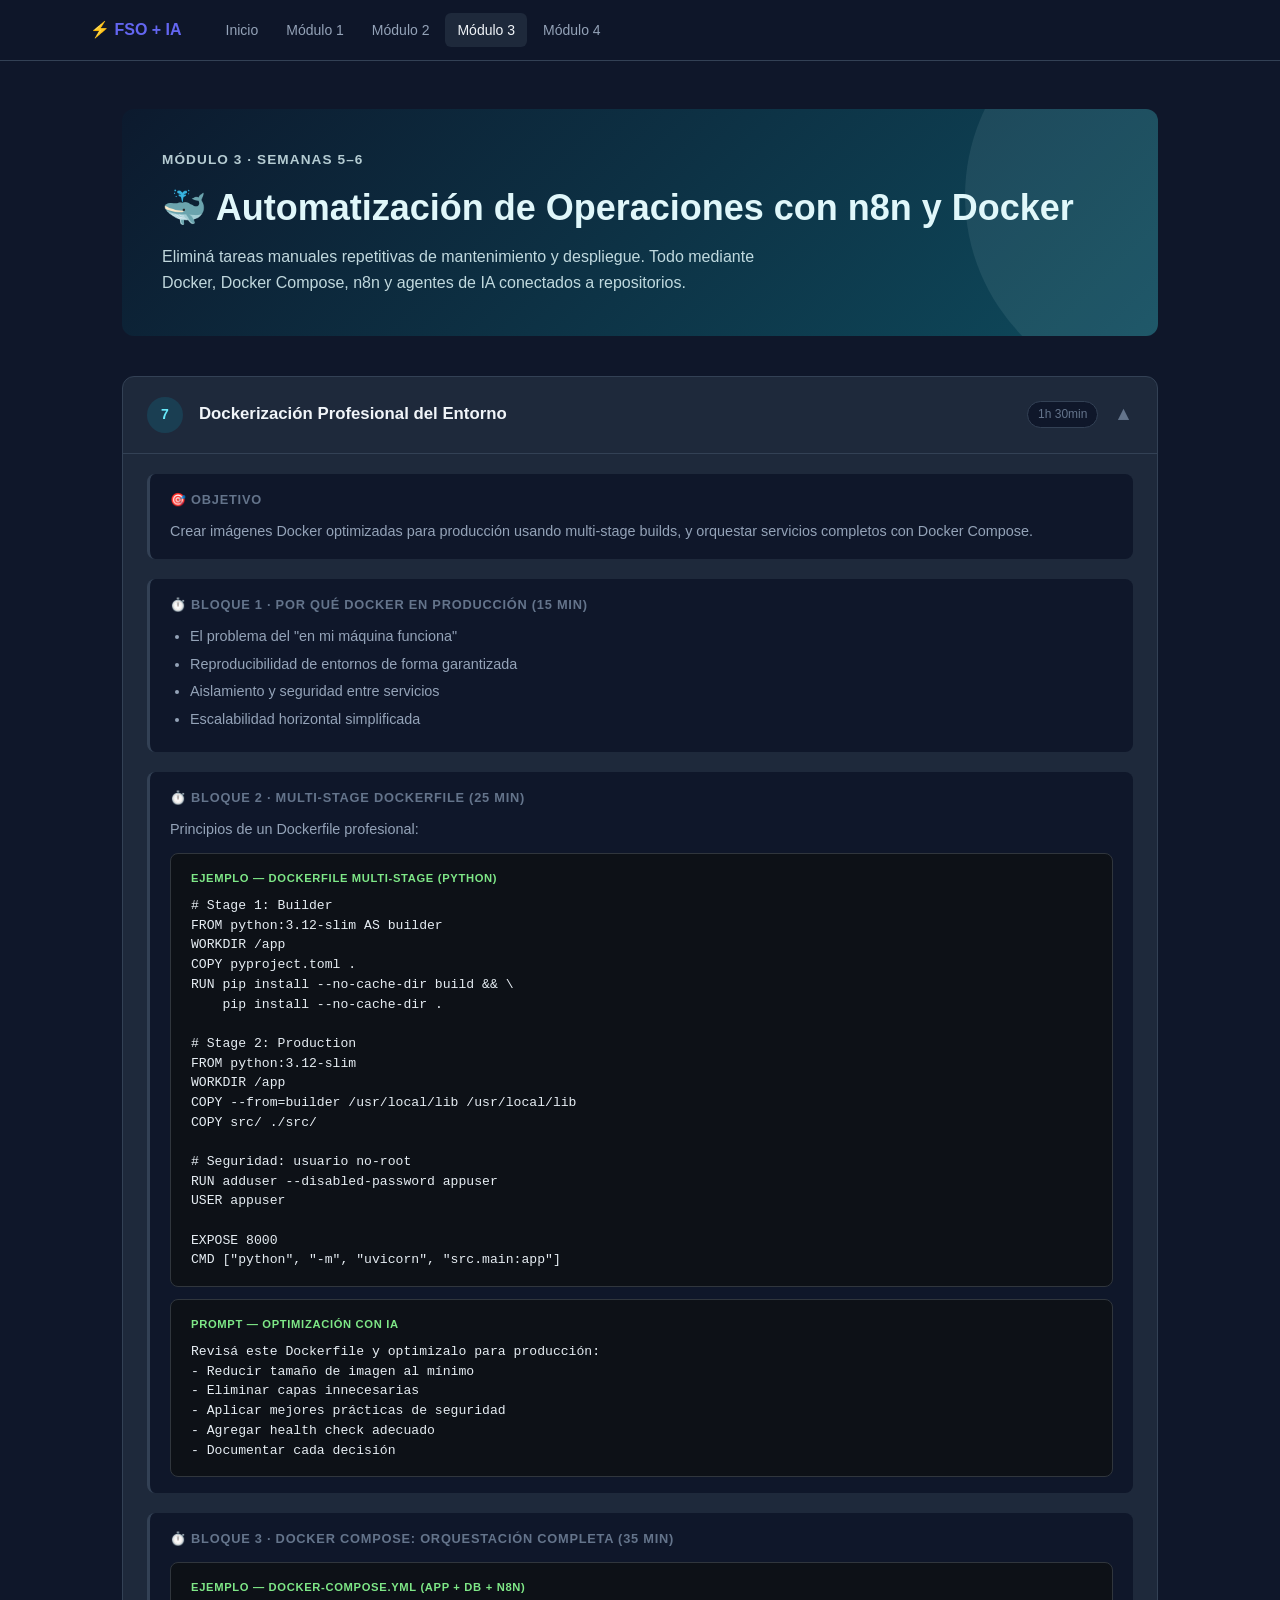
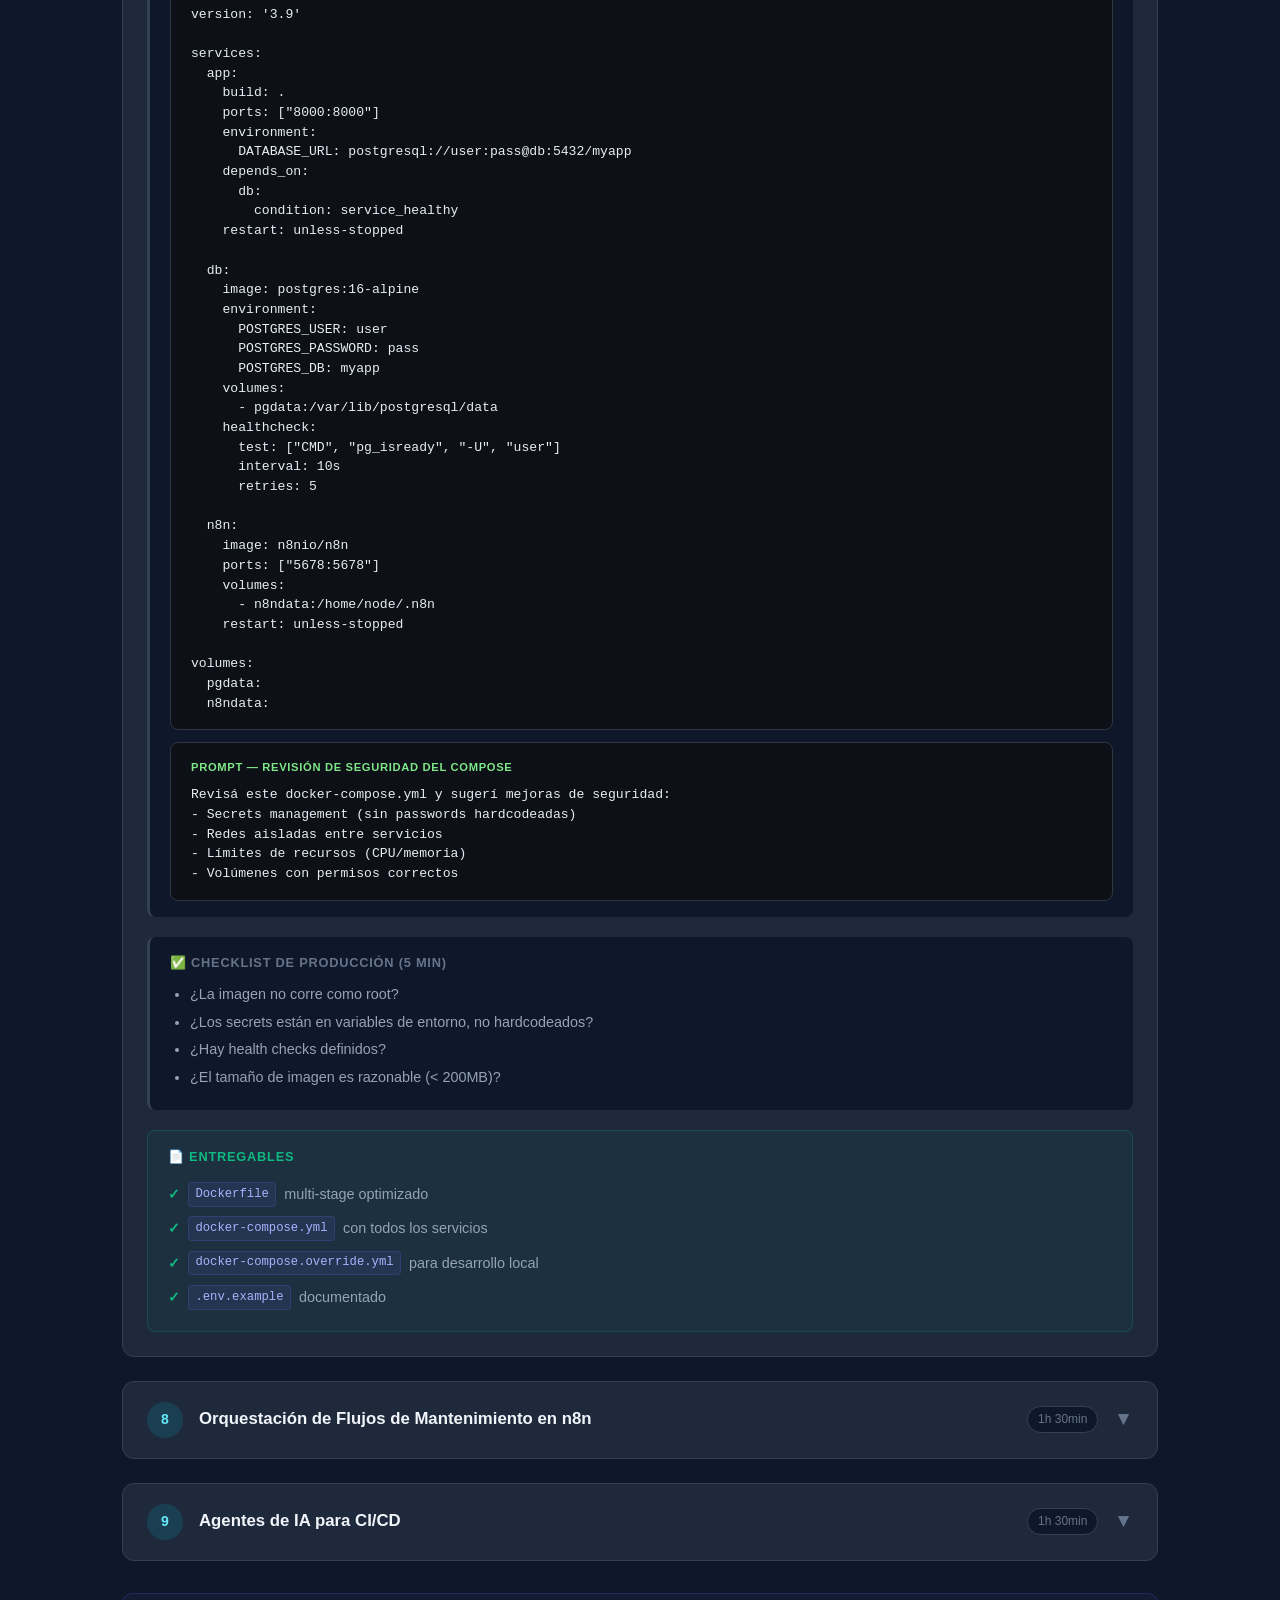
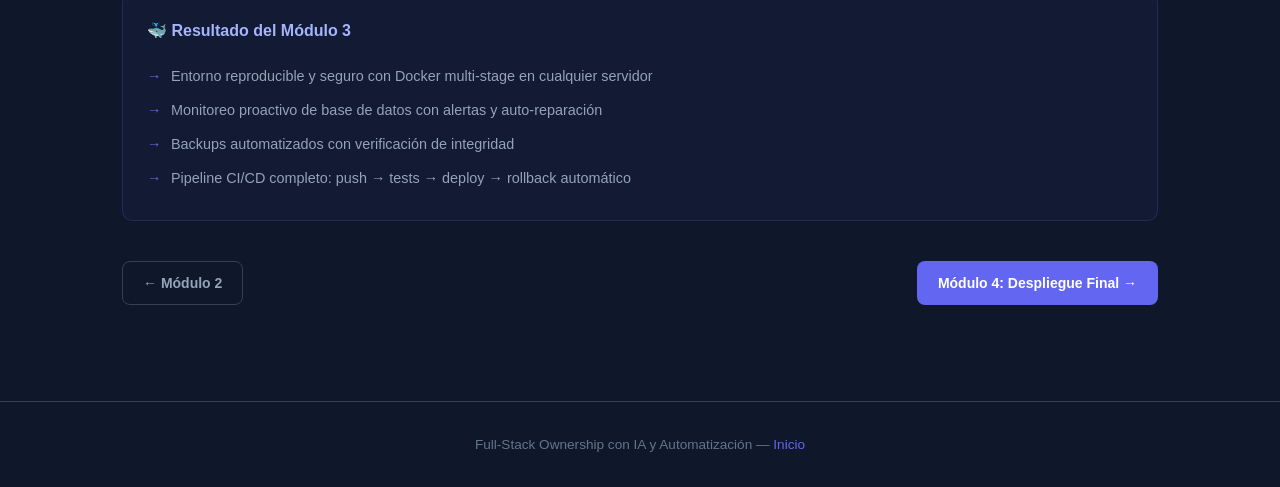
<file: modulo3.html>
<!DOCTYPE html>
<html lang="es">
<head>
  <meta charset="UTF-8">
  <meta name="viewport" content="width=device-width, initial-scale=1.0">
  <title>Módulo 3: Automatización con n8n y Docker</title>
  <link rel="stylesheet" href="css/style.css">
</head>
<body>

<nav>
  <div class="nav-inner">
    <a href="index.html" class="nav-brand">⚡ FSO + IA</a>
    <div class="nav-links">
      <a href="index.html">Inicio</a>
      <a href="modulo1.html">Módulo 1</a>
      <a href="modulo2.html">Módulo 2</a>
      <a href="modulo3.html" class="active">Módulo 3</a>
      <a href="modulo4.html">Módulo 4</a>
    </div>
  </div>
</nav>

<main>

  <div class="module-header mh-m3">
    <div class="module-num">Módulo 3 · Semanas 5–6</div>
    <h1>🐳 Automatización de Operaciones con n8n y Docker</h1>
    <p>Eliminá tareas manuales repetitivas de mantenimiento y despliegue. Todo mediante Docker, Docker Compose, n8n y agentes de IA conectados a repositorios.</p>
  </div>

  <!-- CLASE 7 -->
  <div class="clase open">
    <div class="clase-header" onclick="toggleClase(this)">
      <div class="clase-num m3">7</div>
      <h2>Dockerización Profesional del Entorno</h2>
      <span class="time-badge">1h 30min</span>
      <span class="clase-toggle">▼</span>
    </div>
    <div class="clase-body">

      <div class="block">
        <div class="block-title">🎯 Objetivo</div>
        <p>Crear imágenes Docker optimizadas para producción usando multi-stage builds, y orquestar servicios completos con Docker Compose.</p>
      </div>

      <div class="block">
        <div class="block-title">⏱️ Bloque 1 · Por qué Docker en producción (15 min)</div>
        <ul>
          <li>El problema del "en mi máquina funciona"</li>
          <li>Reproducibilidad de entornos de forma garantizada</li>
          <li>Aislamiento y seguridad entre servicios</li>
          <li>Escalabilidad horizontal simplificada</li>
        </ul>
      </div>

      <div class="block">
        <div class="block-title">⏱️ Bloque 2 · Multi-stage Dockerfile (25 min)</div>
        <p style="margin-bottom:0.75rem">Principios de un Dockerfile profesional:</p>
        <div class="prompt-box">
          <div class="prompt-label">Ejemplo — Dockerfile multi-stage (Python)</div>
          <pre># Stage 1: Builder
FROM python:3.12-slim AS builder
WORKDIR /app
COPY pyproject.toml .
RUN pip install --no-cache-dir build && \
    pip install --no-cache-dir .

# Stage 2: Production
FROM python:3.12-slim
WORKDIR /app
COPY --from=builder /usr/local/lib /usr/local/lib
COPY src/ ./src/

# Seguridad: usuario no-root
RUN adduser --disabled-password appuser
USER appuser

EXPOSE 8000
CMD ["python", "-m", "uvicorn", "src.main:app"]</pre>
        </div>
        <div class="prompt-box">
          <div class="prompt-label">Prompt — Optimización con IA</div>
          <pre>Revisá este Dockerfile y optimizalo para producción:
- Reducir tamaño de imagen al mínimo
- Eliminar capas innecesarias
- Aplicar mejores prácticas de seguridad
- Agregar health check adecuado
- Documentar cada decisión</pre>
        </div>
      </div>

      <div class="block">
        <div class="block-title">⏱️ Bloque 3 · Docker Compose: orquestación completa (35 min)</div>
        <div class="prompt-box">
          <div class="prompt-label">Ejemplo — docker-compose.yml (App + DB + n8n)</div>
          <pre>version: '3.9'

services:
  app:
    build: .
    ports: ["8000:8000"]
    environment:
      DATABASE_URL: postgresql://user:pass@db:5432/myapp
    depends_on:
      db:
        condition: service_healthy
    restart: unless-stopped

  db:
    image: postgres:16-alpine
    environment:
      POSTGRES_USER: user
      POSTGRES_PASSWORD: pass
      POSTGRES_DB: myapp
    volumes:
      - pgdata:/var/lib/postgresql/data
    healthcheck:
      test: ["CMD", "pg_isready", "-U", "user"]
      interval: 10s
      retries: 5

  n8n:
    image: n8nio/n8n
    ports: ["5678:5678"]
    volumes:
      - n8ndata:/home/node/.n8n
    restart: unless-stopped

volumes:
  pgdata:
  n8ndata:</pre>
        </div>
        <div class="prompt-box">
          <div class="prompt-label">Prompt — Revisión de seguridad del Compose</div>
          <pre>Revisá este docker-compose.yml y sugerí mejoras de seguridad:
- Secrets management (sin passwords hardcodeadas)
- Redes aisladas entre servicios
- Límites de recursos (CPU/memoria)
- Volúmenes con permisos correctos</pre>
        </div>
      </div>

      <div class="block">
        <div class="block-title">✅ Checklist de producción (5 min)</div>
        <ul>
          <li>¿La imagen no corre como root?</li>
          <li>¿Los secrets están en variables de entorno, no hardcodeados?</li>
          <li>¿Hay health checks definidos?</li>
          <li>¿El tamaño de imagen es razonable (&lt; 200MB)?</li>
        </ul>
      </div>

      <div class="deliverables">
        <div class="block-title">📄 Entregables</div>
        <ul>
          <li><code>Dockerfile</code> multi-stage optimizado</li>
          <li><code>docker-compose.yml</code> con todos los servicios</li>
          <li><code>docker-compose.override.yml</code> para desarrollo local</li>
          <li><code>.env.example</code> documentado</li>
        </ul>
      </div>

    </div>
  </div>

  <!-- CLASE 8 -->
  <div class="clase">
    <div class="clase-header" onclick="toggleClase(this)">
      <div class="clase-num m3">8</div>
      <h2>Orquestación de Flujos de Mantenimiento en n8n</h2>
      <span class="time-badge">1h 30min</span>
      <span class="clase-toggle">▼</span>
    </div>
    <div class="clase-body">

      <div class="block">
        <div class="block-title">🎯 Objetivo</div>
        <p>Configurar n8n para automatizar tareas de monitoreo, backups y alertas sin escribir scripts manualmente.</p>
      </div>

      <div class="block">
        <div class="block-title">⏱️ Bloque 1 · ¿Qué es n8n y por qué usarlo? (15 min)</div>
        <ul>
          <li>Automatización visual de flujos de trabajo (workflows)</li>
          <li>Open-source, self-hosted, sin vendor lock-in</li>
          <li>Más de 400 integraciones nativas</li>
          <li>Corre perfectamente dentro de Docker Compose</li>
        </ul>
      </div>

      <div class="block">
        <div class="block-title">⏱️ Bloque 2 · Setup e instalación (15 min)</div>
        <ul>
          <li><strong>Con Docker (recomendado):</strong> imagen oficial <code>n8nio/n8n</code></li>
          <li><strong>Sin Docker:</strong> <code>npm install -g n8n &amp;&amp; n8n start</code></li>
          <li>Acceso en <code>http://localhost:5678</code></li>
          <li>Configuración de credenciales y variables de entorno</li>
        </ul>
      </div>

      <div class="block">
        <div class="block-title">⏱️ Bloque 3 · Flujo: monitoreo de salud de DB (30 min)</div>
        <p style="margin-bottom:0.75rem">Diseñar en n8n un workflow que:</p>
        <ul>
          <li>Se ejecute cada 5 minutos (trigger de cron)</li>
          <li>Conecte a la base de datos y ejecute <code>SELECT 1</code></li>
          <li>Si falla → envíe alerta por email / Slack / Telegram</li>
          <li>Si el tiempo de respuesta supera 500ms → ejecute scripts de diagnóstico</li>
          <li>Registre cada check en un log centralizado</li>
        </ul>
        <div class="prompt-box">
          <div class="prompt-label">Prompt — Diseño del flujo con IA</div>
          <pre>Diseñá un workflow de n8n para monitorear la salud de una base de datos PostgreSQL.

El flujo debe:
- Correr cada 5 minutos
- Verificar conectividad y tiempo de respuesta
- Enviar alerta a Slack si falla
- Ejecutar un script de limpieza si el storage supera el 80%
- Loguear todos los eventos en una tabla de auditoría</pre>
        </div>
      </div>

      <div class="block">
        <div class="block-title">⏱️ Bloque 4 · Flujo: backup automatizado (25 min)</div>
        <ul>
          <li>Trigger diario a las 03:00 AM</li>
          <li>Ejecutar <code>pg_dump</code> via nodo Execute Command</li>
          <li>Comprimir y nombrar con timestamp</li>
          <li>Subir a S3 / Google Drive / almacenamiento local</li>
          <li>Notificar resultado (éxito / fallo + tamaño del backup)</li>
        </ul>
        <div class="prompt-box">
          <div class="prompt-label">Prompt — Flujo de backup</div>
          <pre>Creá un workflow n8n que:
- Ejecute pg_dump cada día a las 3 AM
- Comprima el archivo resultante
- Lo suba a Google Drive con nombre: backup_YYYY-MM-DD.sql.gz
- Elimine backups con más de 30 días
- Envíe resumen por email</pre>
        </div>
      </div>

      <div class="block">
        <div class="block-title">✅ Evaluación del módulo (5 min)</div>
        <ul>
          <li>¿El flujo de monitoreo detecta fallas reales?</li>
          <li>¿Los backups se generan y almacenan correctamente?</li>
          <li>¿Las alertas llegan al canal correcto?</li>
        </ul>
      </div>

      <div class="deliverables">
        <div class="block-title">📄 Entregables</div>
        <ul>
          <li>Workflow n8n exportado: <code>monitoring-flow.json</code></li>
          <li>Workflow n8n exportado: <code>backup-flow.json</code></li>
          <li>Documentación de configuración de credenciales</li>
        </ul>
      </div>

    </div>
  </div>

  <!-- CLASE 9 -->
  <div class="clase">
    <div class="clase-header" onclick="toggleClase(this)">
      <div class="clase-num m3">9</div>
      <h2>Agentes de IA para CI/CD</h2>
      <span class="time-badge">1h 30min</span>
      <span class="clase-toggle">▼</span>
    </div>
    <div class="clase-body">

      <div class="block">
        <div class="block-title">🎯 Objetivo</div>
        <p>Conectar n8n con GitHub para automatizar el ciclo de vida completo del código, desde el push hasta el despliegue en producción.</p>
      </div>

      <div class="block">
        <div class="block-title">⏱️ Bloque 1 · Integración n8n ↔ GitHub (20 min)</div>
        <ul>
          <li>Configurar webhook en GitHub → n8n</li>
          <li>Eventos disponibles: push, PR, issue, release, workflow_run</li>
          <li>Autenticación con GitHub Personal Access Token</li>
          <li>Trigger on: push a <code>main</code> → iniciar pipeline de deploy</li>
        </ul>
        <div class="prompt-box">
          <div class="prompt-label">Prompt — Diseño del pipeline con IA</div>
          <pre>Diseñá un pipeline de CI/CD usando n8n y GitHub webhooks que:

1. Se active con cada push a la rama main
2. Ejecute los tests automáticamente
3. Si los tests pasan: build de Docker image
4. Deploy al servidor de staging
5. Run smoke tests en staging
6. Si todo OK: deploy a producción
7. Notificar en Slack el resultado completo</pre>
        </div>
      </div>

      <div class="block">
        <div class="block-title">⏱️ Bloque 2 · GitHub Actions + n8n combinados (30 min)</div>
        <ul>
          <li>GitHub Actions para build y tests (CPU en los runners de GitHub)</li>
          <li>n8n para orquestación de deploy y notificaciones (lógica de negocio propia)</li>
          <li>Webhook de GitHub Actions hacia n8n para continuar el flujo post-CI</li>
        </ul>
        <div class="prompt-box">
          <div class="prompt-label">Prompt — GitHub Actions workflow</div>
          <pre>Generá un archivo .github/workflows/deploy.yml que:

- Corra en push a main
- Ejecute tests con matriz de versiones
- Construya imagen Docker
- La pushee a GitHub Container Registry
- Llame al webhook de n8n para continuar el deploy</pre>
        </div>
      </div>

      <div class="block">
        <div class="block-title">⏱️ Bloque 3 · Rollback automático (30 min)</div>
        <ul>
          <li>Monitoreo post-deploy de métricas (error rate, latencia)</li>
          <li>Si métrica supera umbral → trigger automático de rollback</li>
          <li>Rollback vía: <code>docker service update --rollback</code> o tag anterior</li>
          <li>Notificación del incidente con causa y versión restaurada</li>
        </ul>
        <div class="prompt-box">
          <div class="prompt-label">Prompt — Flujo de rollback automático</div>
          <pre>Diseñá un flujo n8n que monitoree el estado post-deploy y,
si el error rate supera el 1% en 5 minutos:
- Ejecute rollback automático al tag anterior
- Abra un issue en GitHub con el reporte del incidente
- Notifique al equipo con contexto completo</pre>
        </div>
      </div>

      <div class="deliverables">
        <div class="block-title">📄 Entregables</div>
        <ul>
          <li><code>.github/workflows/deploy.yml</code></li>
          <li>Workflow n8n: <code>cicd-orchestrator.json</code></li>
          <li>Workflow n8n: <code>auto-rollback.json</code></li>
          <li><code>/docs/cicd-architecture.md</code></li>
        </ul>
      </div>

    </div>
  </div>

  <!-- RESULTADO -->
  <div class="result-box">
    <h3>🐳 Resultado del Módulo 3</h3>
    <ul>
      <li>Entorno reproducible y seguro con Docker multi-stage en cualquier servidor</li>
      <li>Monitoreo proactivo de base de datos con alertas y auto-reparación</li>
      <li>Backups automatizados con verificación de integridad</li>
      <li>Pipeline CI/CD completo: push → tests → deploy → rollback automático</li>
    </ul>
  </div>

  <div class="module-nav">
    <a href="modulo2.html" class="btn btn-outline">← Módulo 2</a>
    <a href="modulo4.html" class="btn btn-primary">Módulo 4: Despliegue Final →</a>
  </div>

</main>

<footer>
  <p>Full-Stack Ownership con IA y Automatización &mdash; <a href="index.html">Inicio</a></p>
</footer>

<script>
function toggleClase(header) {
  const clase = header.parentElement;
  clase.classList.toggle('open');
}
</script>
</body>
</html>
</file>
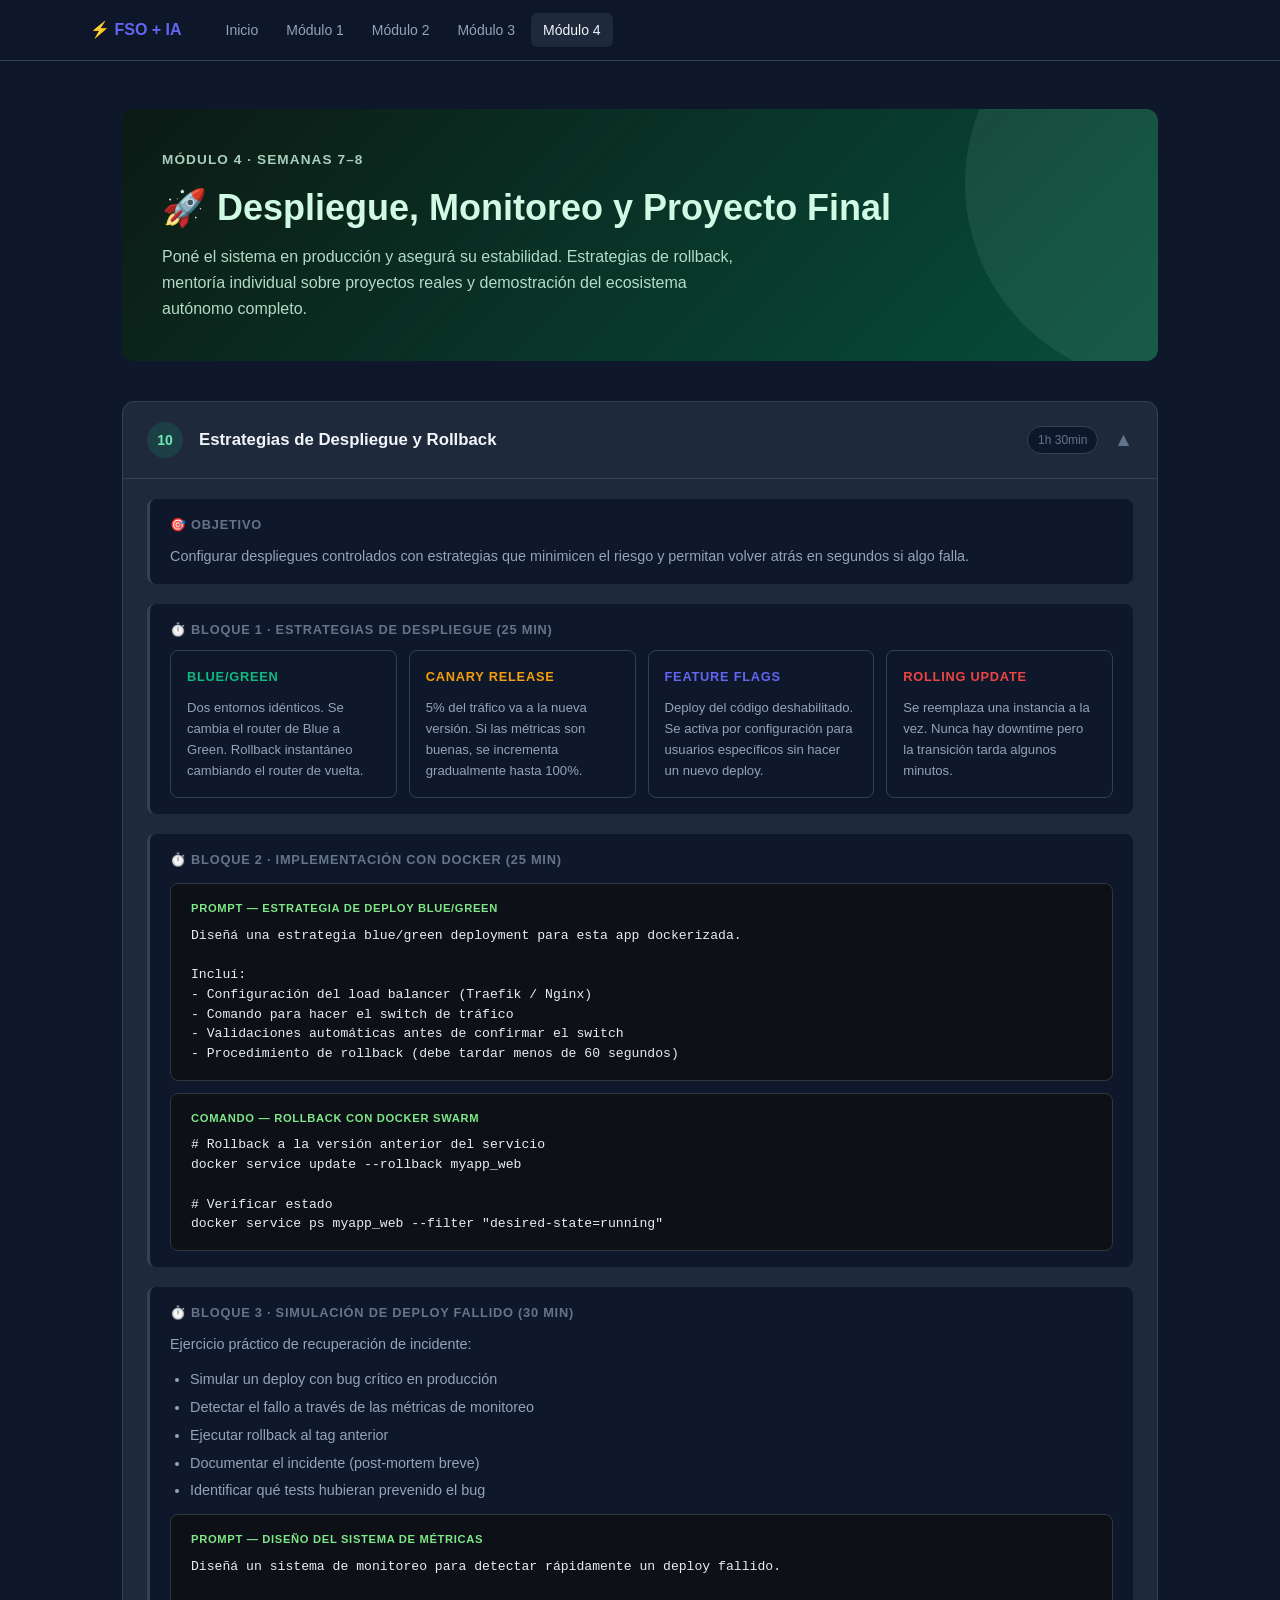
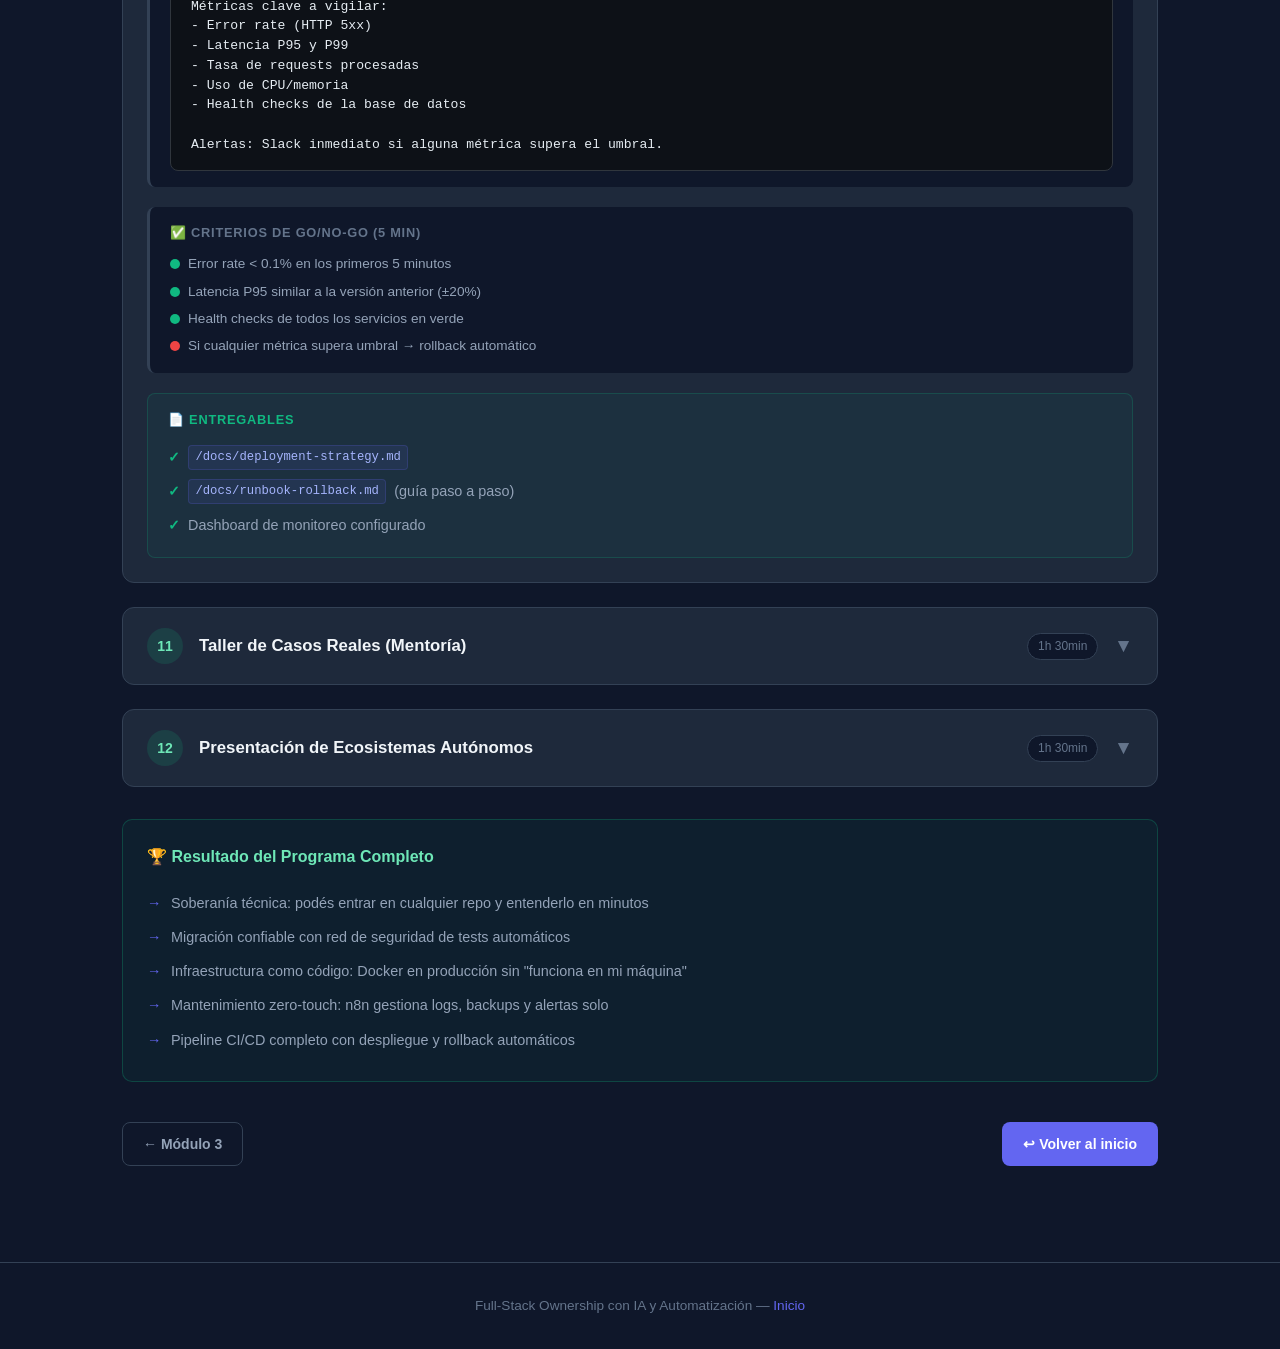
<file: modulo4.html>
<!DOCTYPE html>
<html lang="es">
<head>
  <meta charset="UTF-8">
  <meta name="viewport" content="width=device-width, initial-scale=1.0">
  <title>Módulo 4: Despliegue, Monitoreo y Proyecto Final</title>
  <link rel="stylesheet" href="css/style.css">
</head>
<body>

<nav>
  <div class="nav-inner">
    <a href="index.html" class="nav-brand">⚡ FSO + IA</a>
    <div class="nav-links">
      <a href="index.html">Inicio</a>
      <a href="modulo1.html">Módulo 1</a>
      <a href="modulo2.html">Módulo 2</a>
      <a href="modulo3.html">Módulo 3</a>
      <a href="modulo4.html" class="active">Módulo 4</a>
    </div>
  </div>
</nav>

<main>

  <div class="module-header mh-m4">
    <div class="module-num">Módulo 4 · Semanas 7–8</div>
    <h1>🚀 Despliegue, Monitoreo y Proyecto Final</h1>
    <p>Poné el sistema en producción y asegurá su estabilidad. Estrategias de rollback, mentoría individual sobre proyectos reales y demostración del ecosistema autónomo completo.</p>
  </div>

  <!-- CLASE 10 -->
  <div class="clase open">
    <div class="clase-header" onclick="toggleClase(this)">
      <div class="clase-num m4">10</div>
      <h2>Estrategias de Despliegue y Rollback</h2>
      <span class="time-badge">1h 30min</span>
      <span class="clase-toggle">▼</span>
    </div>
    <div class="clase-body">

      <div class="block">
        <div class="block-title">🎯 Objetivo</div>
        <p>Configurar despliegues controlados con estrategias que minimicen el riesgo y permitan volver atrás en segundos si algo falla.</p>
      </div>

      <div class="block">
        <div class="block-title">⏱️ Bloque 1 · Estrategias de despliegue (25 min)</div>
        <div style="display:grid;grid-template-columns:repeat(auto-fit,minmax(220px,1fr));gap:0.75rem;margin-top:0.5rem">
          <div style="background:var(--bg-primary);border:1px solid var(--border);border-radius:8px;padding:1rem">
            <div class="block-title" style="color:#10b981">Blue/Green</div>
            <p style="font-size:0.82rem;color:var(--text-secondary)">Dos entornos idénticos. Se cambia el router de Blue a Green. Rollback instantáneo cambiando el router de vuelta.</p>
          </div>
          <div style="background:var(--bg-primary);border:1px solid var(--border);border-radius:8px;padding:1rem">
            <div class="block-title" style="color:#f59e0b">Canary Release</div>
            <p style="font-size:0.82rem;color:var(--text-secondary)">5% del tráfico va a la nueva versión. Si las métricas son buenas, se incrementa gradualmente hasta 100%.</p>
          </div>
          <div style="background:var(--bg-primary);border:1px solid var(--border);border-radius:8px;padding:1rem">
            <div class="block-title" style="color:#6366f1">Feature Flags</div>
            <p style="font-size:0.82rem;color:var(--text-secondary)">Deploy del código deshabilitado. Se activa por configuración para usuarios específicos sin hacer un nuevo deploy.</p>
          </div>
          <div style="background:var(--bg-primary);border:1px solid var(--border);border-radius:8px;padding:1rem">
            <div class="block-title" style="color:#ef4444">Rolling Update</div>
            <p style="font-size:0.82rem;color:var(--text-secondary)">Se reemplaza una instancia a la vez. Nunca hay downtime pero la transición tarda algunos minutos.</p>
          </div>
        </div>
      </div>

      <div class="block">
        <div class="block-title">⏱️ Bloque 2 · Implementación con Docker (25 min)</div>
        <div class="prompt-box">
          <div class="prompt-label">Prompt — Estrategia de deploy blue/green</div>
          <pre>Diseñá una estrategia blue/green deployment para esta app dockerizada.

Incluí:
- Configuración del load balancer (Traefik / Nginx)
- Comando para hacer el switch de tráfico
- Validaciones automáticas antes de confirmar el switch
- Procedimiento de rollback (debe tardar menos de 60 segundos)</pre>
        </div>
        <div class="prompt-box">
          <div class="prompt-label">Comando — Rollback con Docker Swarm</div>
          <pre># Rollback a la versión anterior del servicio
docker service update --rollback myapp_web

# Verificar estado
docker service ps myapp_web --filter "desired-state=running"</pre>
        </div>
      </div>

      <div class="block">
        <div class="block-title">⏱️ Bloque 3 · Simulación de deploy fallido (30 min)</div>
        <p style="margin-bottom:0.75rem">Ejercicio práctico de recuperación de incidente:</p>
        <ul>
          <li>Simular un deploy con bug crítico en producción</li>
          <li>Detectar el fallo a través de las métricas de monitoreo</li>
          <li>Ejecutar rollback al tag anterior</li>
          <li>Documentar el incidente (post-mortem breve)</li>
          <li>Identificar qué tests hubieran prevenido el bug</li>
        </ul>
        <div class="prompt-box">
          <div class="prompt-label">Prompt — Diseño del sistema de métricas</div>
          <pre>Diseñá un sistema de monitoreo para detectar rápidamente un deploy fallido.

Métricas clave a vigilar:
- Error rate (HTTP 5xx)
- Latencia P95 y P99
- Tasa de requests procesadas
- Uso de CPU/memoria
- Health checks de la base de datos

Alertas: Slack inmediato si alguna métrica supera el umbral.</pre>
        </div>
      </div>

      <div class="block">
        <div class="block-title">✅ Criterios de go/no-go (5 min)</div>
        <div class="priority">
          <div class="p-item"><span class="dot dot-green"></span>Error rate &lt; 0.1% en los primeros 5 minutos</div>
          <div class="p-item"><span class="dot dot-green"></span>Latencia P95 similar a la versión anterior (±20%)</div>
          <div class="p-item"><span class="dot dot-green"></span>Health checks de todos los servicios en verde</div>
          <div class="p-item"><span class="dot dot-red"></span>Si cualquier métrica supera umbral → rollback automático</div>
        </div>
      </div>

      <div class="deliverables">
        <div class="block-title">📄 Entregables</div>
        <ul>
          <li><code>/docs/deployment-strategy.md</code></li>
          <li><code>/docs/runbook-rollback.md</code> (guía paso a paso)</li>
          <li>Dashboard de monitoreo configurado</li>
        </ul>
      </div>

    </div>
  </div>

  <!-- CLASE 11 -->
  <div class="clase">
    <div class="clase-header" onclick="toggleClase(this)">
      <div class="clase-num m4">11</div>
      <h2>Taller de Casos Reales (Mentoría)</h2>
      <span class="time-badge">1h 30min</span>
      <span class="clase-toggle">▼</span>
    </div>
    <div class="clase-body">

      <div class="block">
        <div class="block-title">🎯 Objetivo</div>
        <p>Trabajo intensivo sobre los proyectos específicos de cada estudiante, aplicando todo lo aprendido en los módulos anteriores a un contexto real.</p>
      </div>

      <div class="block">
        <div class="block-title">⏱️ Formato de la clase (90 min)</div>
        <p style="margin-bottom:0.75rem">Cada estudiante trabaja en su propio proyecto con soporte del docente y la IA:</p>
        <ul>
          <li><strong>Primeros 15 min:</strong> cada uno presenta el estado actual de su proyecto</li>
          <li><strong>60 min:</strong> trabajo individual / en duplas con asistencia</li>
          <li><strong>15 min:</strong> revisión conjunta de avances y bloqueos</li>
        </ul>
      </div>

      <div class="block">
        <div class="block-title">🛠️ Casos de uso típicos a trabajar</div>
        <ul>
          <li>Migración de base de datos PostgreSQL con datos reales</li>
          <li>Dockerización de una app legacy que nunca tuvo contenedores</li>
          <li>Agregar autenticación JWT a una API sin auth</li>
          <li>Configurar CI/CD desde cero en un repo existente</li>
          <li>Automatizar el deploy de un proyecto propio con n8n</li>
          <li>Auditoría de seguridad de dependencias del proyecto actual</li>
        </ul>
      </div>

      <div class="block">
        <div class="block-title">💡 Prompts de apoyo para la mentoría</div>
        <div class="prompt-box">
          <div class="prompt-label">Prompt — Diagnóstico de proyecto real</div>
          <pre>Analizá este proyecto que estoy migrando.

Tengo:
- Base de datos legacy en MySQL 5.7
- API en Flask 1.x sin tipado
- Sin tests, sin Docker, sin CI/CD

Generá un plan de modernización incremental de 4 semanas
que no corte el servicio en producción en ningún momento.</pre>
        </div>
        <div class="prompt-box">
          <div class="prompt-label">Prompt — Resolución de bloqueante</div>
          <pre>Estoy migrando de [tecnología A] a [tecnología B]
y me encuentro con este error:

[pegar el error completo]

Contexto del proyecto: [descripción breve]
¿Cuál es la causa raíz y cómo lo resuelvo?</pre>
        </div>
      </div>

      <div class="block">
        <div class="block-title">📋 Conexión con el proyecto final</div>
        <p>Esta clase es la antesala del proyecto final. Los avances de hoy se integrarán en la presentación de la Clase 12. Se espera que cada estudiante tenga al menos un componente funcionando end-to-end.</p>
      </div>

      <div class="deliverables">
        <div class="block-title">📄 Entregable</div>
        <ul>
          <li>Avance documentado del proyecto personal</li>
          <li>Al menos un entregable funcional (Docker, pipeline, tests o migración)</li>
          <li>Lista de pendientes para el proyecto final</li>
        </ul>
      </div>

    </div>
  </div>

  <!-- CLASE 12 -->
  <div class="clase">
    <div class="clase-header" onclick="toggleClase(this)">
      <div class="clase-num m4">12</div>
      <h2>Presentación de Ecosistemas Autónomos</h2>
      <span class="time-badge">1h 30min</span>
      <span class="clase-toggle">▼</span>
    </div>
    <div class="clase-body">

      <div class="block">
        <div class="block-title">🎯 Objetivo</div>
        <p>Demostración del proyecto final: de código legado a una aplicación moderna, documentada, dockerizada y con mantenimiento automatizado. Cierre y reflexión del programa.</p>
      </div>

      <div class="block">
        <div class="block-title">⏱️ Formato de presentación (60 min)</div>
        <ul>
          <li>Cada estudiante tiene <strong>10 minutos</strong> para presentar su proyecto</li>
          <li>Demostración en vivo del sistema funcionando</li>
          <li>5 minutos de preguntas y feedback del grupo</li>
        </ul>
      </div>

      <div class="block">
        <div class="block-title">📋 Criterios de evaluación del proyecto final</div>
        <div style="display:grid;grid-template-columns:repeat(auto-fit,minmax(200px,1fr));gap:0.75rem;margin-top:0.5rem">
          <div style="background:var(--bg-primary);border:1px solid rgba(99,102,241,0.3);border-radius:8px;padding:0.75rem">
            <div class="block-title" style="color:#a5b4fc">Arquitectura</div>
            <p style="font-size:0.8rem;color:var(--text-secondary)">¿Se entiende el sistema sin leer código? ¿Está documentado?</p>
          </div>
          <div style="background:var(--bg-primary);border:1px solid rgba(16,185,129,0.3);border-radius:8px;padding:0.75rem">
            <div class="block-title" style="color:#6ee7b7">Docker</div>
            <p style="font-size:0.8rem;color:var(--text-secondary)">¿Levanta con un solo <code>docker compose up</code>? ¿Usa multi-stage?</p>
          </div>
          <div style="background:var(--bg-primary);border:1px solid rgba(6,182,212,0.3);border-radius:8px;padding:0.75rem">
            <div class="block-title" style="color:#67e8f9">Automatización</div>
            <p style="font-size:0.8rem;color:var(--text-secondary)">¿Hay al menos un flujo n8n funcionando (backup, monitoreo o deploy)?</p>
          </div>
          <div style="background:var(--bg-primary);border:1px solid rgba(239,68,68,0.3);border-radius:8px;padding:0.75rem">
            <div class="block-title" style="color:#fca5a5">Seguridad</div>
            <p style="font-size:0.8rem;color:var(--text-secondary)">¿Pasó una auditoría básica? ¿Sin secrets hardcodeados?</p>
          </div>
          <div style="background:var(--bg-primary);border:1px solid rgba(245,158,11,0.3);border-radius:8px;padding:0.75rem">
            <div class="block-title" style="color:#fcd34d">Testing</div>
            <p style="font-size:0.8rem;color:var(--text-secondary)">¿Existe al menos una suite de tests que corra en CI?</p>
          </div>
          <div style="background:var(--bg-primary);border:1px solid rgba(139,92,246,0.3);border-radius:8px;padding:0.75rem">
            <div class="block-title" style="color:#c4b5fd">CI/CD</div>
            <p style="font-size:0.8rem;color:var(--text-secondary)">¿Hay un pipeline que haga deploy automático al pushear a main?</p>
          </div>
        </div>
      </div>

      <div class="block">
        <div class="block-title">⏱️ Cierre del programa (30 min)</div>
        <ul>
          <li><strong>Reflexión:</strong> ¿Qué cambió en cómo ves los sistemas técnicos?</li>
          <li><strong>Próximos pasos:</strong> agentes autónomos, embeddings, pipelines de datos</li>
          <li><strong>Recursos:</strong> comunidad, bibliografía y proyectos open-source recomendados</li>
          <li><strong>Networking:</strong> conexiones y colaboraciones entre participantes</li>
        </ul>
      </div>

      <div class="block">
        <div class="block-title">🔮 ¿Qué sigue después del programa?</div>
        <ul>
          <li>Agentes autónomos que auditan y mejoran código sin intervención</li>
          <li>Scraping + embeddings + Neo4j para grafos de conocimiento</li>
          <li>Pipelines de ETL automatizados con IA</li>
          <li>Dashboards de métricas conectados a los flujos de n8n</li>
          <li>MLOps: despliegue y monitoreo de modelos en producción</li>
        </ul>
      </div>

      <div class="deliverables">
        <div class="block-title">📄 Entregable final</div>
        <ul>
          <li>Repositorio público con toda la infraestructura funcionando</li>
          <li><code>README.md</code> profesional con instrucciones de setup</li>
          <li>Video demo de 3 minutos del sistema corriendo</li>
          <li>Documento de arquitectura completo en <code>/docs/</code></li>
        </ul>
      </div>

    </div>
  </div>

  <!-- RESULTADO FINAL -->
  <div class="result-box" style="background:rgba(16,185,129,0.05);border-color:rgba(16,185,129,0.25)">
    <h3 style="color:#6ee7b7">🏆 Resultado del Programa Completo</h3>
    <ul>
      <li>Soberanía técnica: podés entrar en cualquier repo y entenderlo en minutos</li>
      <li>Migración confiable con red de seguridad de tests automáticos</li>
      <li>Infraestructura como código: Docker en producción sin "funciona en mi máquina"</li>
      <li>Mantenimiento zero-touch: n8n gestiona logs, backups y alertas solo</li>
      <li>Pipeline CI/CD completo con despliegue y rollback automáticos</li>
    </ul>
  </div>

  <div class="module-nav">
    <a href="modulo3.html" class="btn btn-outline">← Módulo 3</a>
    <a href="index.html" class="btn btn-primary">↩ Volver al inicio</a>
  </div>

</main>

<footer>
  <p>Full-Stack Ownership con IA y Automatización &mdash; <a href="index.html">Inicio</a></p>
</footer>

<script>
function toggleClase(header) {
  const clase = header.parentElement;
  clase.classList.toggle('open');
}
</script>
</body>
</html>
</file>
<file: css/style.css>
:root {
  --bg-primary: #0f172a;
  --bg-secondary: #1e293b;
  --bg-card: #1e293b;
  --bg-card-hover: #263548;
  --border: #334155;
  --accent-indigo: #6366f1;
  --accent-purple: #8b5cf6;
  --accent-cyan: #06b6d4;
  --accent-green: #10b981;
  --accent-orange: #f59e0b;
  --accent-red: #ef4444;
  --text-primary: #f1f5f9;
  --text-secondary: #94a3b8;
  --text-muted: #64748b;
  --m1: #6366f1;
  --m2: #8b5cf6;
  --m3: #06b6d4;
  --m4: #10b981;
  --radius: 12px;
  --shadow: 0 4px 24px rgba(0,0,0,0.4);
}

* { box-sizing: border-box; margin: 0; padding: 0; }

body {
  font-family: -apple-system, BlinkMacSystemFont, 'Segoe UI', Roboto, sans-serif;
  background: var(--bg-primary);
  color: var(--text-primary);
  line-height: 1.6;
  min-height: 100vh;
}

/* ── NAV ── */
nav {
  background: rgba(15,23,42,0.95);
  backdrop-filter: blur(12px);
  border-bottom: 1px solid var(--border);
  position: sticky;
  top: 0;
  z-index: 100;
  padding: 0 2rem;
}
.nav-inner {
  max-width: 1100px;
  margin: 0 auto;
  display: flex;
  align-items: center;
  gap: 2rem;
  height: 60px;
  flex-wrap: wrap;
}
.nav-brand {
  font-weight: 700;
  font-size: 1rem;
  color: var(--accent-indigo);
  text-decoration: none;
  white-space: nowrap;
}
.nav-links {
  display: flex;
  gap: 0.25rem;
  flex-wrap: wrap;
}
.nav-links a {
  color: var(--text-secondary);
  text-decoration: none;
  padding: 0.35rem 0.75rem;
  border-radius: 6px;
  font-size: 0.875rem;
  transition: all 0.2s;
}
.nav-links a:hover,
.nav-links a.active {
  background: var(--bg-card);
  color: var(--text-primary);
}

/* ── HERO ── */
.hero {
  background: linear-gradient(135deg, #0f172a 0%, #1e1b4b 50%, #0f172a 100%);
  padding: 5rem 2rem 4rem;
  text-align: center;
  position: relative;
  overflow: hidden;
}
.hero::before {
  content: '';
  position: absolute;
  inset: 0;
  background: radial-gradient(ellipse 80% 60% at 50% 0%, rgba(99,102,241,0.15) 0%, transparent 70%);
}
.hero-content { position: relative; max-width: 800px; margin: 0 auto; }
.hero-badge {
  display: inline-block;
  background: rgba(99,102,241,0.15);
  border: 1px solid rgba(99,102,241,0.4);
  color: #a5b4fc;
  padding: 0.3rem 1rem;
  border-radius: 999px;
  font-size: 0.8rem;
  font-weight: 600;
  letter-spacing: 0.05em;
  text-transform: uppercase;
  margin-bottom: 1.5rem;
}
.hero h1 {
  font-size: clamp(1.8rem, 4vw, 3rem);
  font-weight: 800;
  line-height: 1.2;
  margin-bottom: 0.75rem;
  background: linear-gradient(135deg, #ffffff, #a5b4fc);
  -webkit-background-clip: text;
  -webkit-text-fill-color: transparent;
  background-clip: text;
}
.hero-subtitle {
  font-size: 1.15rem;
  color: var(--accent-indigo);
  font-style: italic;
  margin-bottom: 1.5rem;
}
.hero p {
  font-size: 1.05rem;
  color: var(--text-secondary);
  max-width: 650px;
  margin: 0 auto 2rem;
}
.hero-stats {
  display: flex;
  justify-content: center;
  gap: 2rem;
  flex-wrap: wrap;
}
.stat {
  text-align: center;
}
.stat-number {
  display: block;
  font-size: 1.75rem;
  font-weight: 800;
  color: var(--accent-indigo);
}
.stat-label {
  font-size: 0.8rem;
  color: var(--text-muted);
  text-transform: uppercase;
  letter-spacing: 0.05em;
}

/* ── MAIN CONTAINER ── */
main {
  max-width: 1100px;
  margin: 0 auto;
  padding: 3rem 2rem;
}

/* ── SECTION TITLES ── */
.section-title {
  font-size: 1.5rem;
  font-weight: 700;
  margin-bottom: 1.5rem;
  display: flex;
  align-items: center;
  gap: 0.75rem;
}
.section-title::after {
  content: '';
  flex: 1;
  height: 1px;
  background: var(--border);
}

/* ── GRID ── */
.grid-2 { display: grid; grid-template-columns: repeat(auto-fit, minmax(280px, 1fr)); gap: 1.5rem; }
.grid-4 { display: grid; grid-template-columns: repeat(auto-fit, minmax(220px, 1fr)); gap: 1rem; }

/* ── CARDS ── */
.card {
  background: var(--bg-card);
  border: 1px solid var(--border);
  border-radius: var(--radius);
  padding: 1.5rem;
  transition: transform 0.2s, box-shadow 0.2s, border-color 0.2s;
  text-decoration: none;
  color: inherit;
  display: block;
}
.card:hover {
  transform: translateY(-3px);
  box-shadow: var(--shadow);
  border-color: var(--accent-indigo);
}
.card-header {
  display: flex;
  align-items: center;
  gap: 0.75rem;
  margin-bottom: 0.75rem;
}
.card-icon {
  width: 44px;
  height: 44px;
  border-radius: 10px;
  display: flex;
  align-items: center;
  justify-content: center;
  font-size: 1.3rem;
  flex-shrink: 0;
}
.card h3 { font-size: 1rem; font-weight: 700; }
.card p { font-size: 0.875rem; color: var(--text-secondary); margin-bottom: 0.75rem; }

/* Module color variants */
.m1 { background: rgba(99,102,241,0.15); color: #a5b4fc; }
.m2 { background: rgba(139,92,246,0.15); color: #c4b5fd; }
.m3 { background: rgba(6,182,212,0.15); color: #67e8f9; }
.m4 { background: rgba(16,185,129,0.15); color: #6ee7b7; }

.card.m1-card { border-top: 3px solid var(--m1); }
.card.m2-card { border-top: 3px solid var(--m2); }
.card.m3-card { border-top: 3px solid var(--m3); }
.card.m4-card { border-top: 3px solid var(--m4); }

/* ── TAGS ── */
.tag {
  display: inline-block;
  padding: 0.2rem 0.6rem;
  border-radius: 999px;
  font-size: 0.75rem;
  font-weight: 600;
}
.tags { display: flex; flex-wrap: wrap; gap: 0.4rem; }

/* ── MODULE HEADER ── */
.module-header {
  border-radius: var(--radius);
  padding: 2.5rem;
  margin-bottom: 2.5rem;
  position: relative;
  overflow: hidden;
}
.module-header::before {
  content: '';
  position: absolute;
  top: -50%;
  right: -20%;
  width: 400px;
  height: 400px;
  border-radius: 50%;
  opacity: 0.08;
  background: currentColor;
}
.module-header h1 {
  font-size: clamp(1.5rem, 3vw, 2.25rem);
  font-weight: 800;
  margin-bottom: 0.5rem;
}
.module-header .module-num {
  font-size: 0.85rem;
  font-weight: 700;
  text-transform: uppercase;
  letter-spacing: 0.08em;
  opacity: 0.8;
  margin-bottom: 0.5rem;
}
.module-header p {
  font-size: 1rem;
  opacity: 0.85;
  max-width: 600px;
  margin-top: 0.5rem;
}

.mh-m1 { background: linear-gradient(135deg, #1e1b4b, #312e81); color: #e0e7ff; }
.mh-m2 { background: linear-gradient(135deg, #1e1b2e, #2e1065); color: #ede9fe; }
.mh-m3 { background: linear-gradient(135deg, #0c1a2e, #0e4a5c); color: #e0f7fa; }
.mh-m4 { background: linear-gradient(135deg, #0c1a14, #064e3b); color: #d1fae5; }

/* ── CLASS SECTION ── */
.clase {
  background: var(--bg-card);
  border: 1px solid var(--border);
  border-radius: var(--radius);
  margin-bottom: 1.5rem;
  overflow: hidden;
}
.clase-header {
  padding: 1.25rem 1.5rem;
  display: flex;
  align-items: center;
  gap: 1rem;
  cursor: pointer;
  user-select: none;
}
.clase-header:hover { background: var(--bg-card-hover); }
.clase-num {
  width: 36px;
  height: 36px;
  border-radius: 50%;
  display: flex;
  align-items: center;
  justify-content: center;
  font-weight: 800;
  font-size: 0.875rem;
  flex-shrink: 0;
}
.clase-header h2 { font-size: 1.05rem; font-weight: 700; flex: 1; }
.clase-header .time-badge {
  font-size: 0.75rem;
  color: var(--text-muted);
  background: var(--bg-primary);
  padding: 0.2rem 0.6rem;
  border-radius: 999px;
  border: 1px solid var(--border);
}
.clase-toggle {
  color: var(--text-muted);
  font-size: 1.2rem;
  transition: transform 0.3s;
}
.clase.open .clase-toggle { transform: rotate(180deg); }

.clase-body {
  display: none;
  padding: 0 1.5rem 1.5rem;
  border-top: 1px solid var(--border);
}
.clase.open .clase-body { display: block; }

/* ── BLOCKS ── */
.block {
  margin-top: 1.25rem;
  padding: 1rem 1.25rem;
  background: var(--bg-primary);
  border-radius: 8px;
  border-left: 3px solid var(--border);
}
.block-title {
  font-size: 0.8rem;
  font-weight: 700;
  text-transform: uppercase;
  letter-spacing: 0.06em;
  color: var(--text-muted);
  margin-bottom: 0.6rem;
}
.block ul {
  padding-left: 1.25rem;
  color: var(--text-secondary);
  font-size: 0.9rem;
}
.block ul li { margin-bottom: 0.3rem; }
.block p { color: var(--text-secondary); font-size: 0.9rem; }

/* ── PROMPT BOX ── */
.prompt-box {
  background: #0d1117;
  border: 1px solid #30363d;
  border-radius: 8px;
  padding: 1rem 1.25rem;
  margin-top: 0.75rem;
  position: relative;
}
.prompt-label {
  font-size: 0.7rem;
  color: #7ee787;
  font-weight: 700;
  text-transform: uppercase;
  letter-spacing: 0.06em;
  margin-bottom: 0.5rem;
}
.prompt-box pre {
  font-family: 'Menlo', 'Monaco', 'Courier New', monospace;
  font-size: 0.82rem;
  color: #e6edf3;
  white-space: pre-wrap;
  line-height: 1.5;
}

/* ── CODE ── */
code {
  background: rgba(99,102,241,0.1);
  border: 1px solid rgba(99,102,241,0.2);
  padding: 0.1rem 0.4rem;
  border-radius: 4px;
  font-family: monospace;
  font-size: 0.85em;
  color: #a5b4fc;
}

/* ── DELIVERABLES ── */
.deliverables {
  background: rgba(16,185,129,0.05);
  border: 1px solid rgba(16,185,129,0.2);
  border-radius: 8px;
  padding: 1rem 1.25rem;
  margin-top: 1.25rem;
}
.deliverables .block-title { color: var(--accent-green); }
.deliverables ul { list-style: none; padding: 0; }
.deliverables ul li {
  padding: 0.3rem 0;
  color: var(--text-secondary);
  font-size: 0.9rem;
  display: flex;
  align-items: center;
  gap: 0.5rem;
}
.deliverables ul li::before {
  content: '✓';
  color: var(--accent-green);
  font-weight: 700;
}

/* ── PRIORITY BADGES ── */
.priority { display: flex; flex-direction: column; gap: 0.35rem; margin-top: 0.5rem; }
.p-item { display: flex; align-items: center; gap: 0.5rem; font-size: 0.85rem; color: var(--text-secondary); }
.dot { width: 10px; height: 10px; border-radius: 50%; flex-shrink: 0; }
.dot-red { background: var(--accent-red); }
.dot-yellow { background: var(--accent-orange); }
.dot-green { background: var(--accent-green); }

/* ── OBJECTIVES GRID ── */
.objectives-grid {
  display: grid;
  grid-template-columns: repeat(auto-fit, minmax(200px, 1fr));
  gap: 1rem;
  margin-top: 1.5rem;
}
.obj-card {
  background: var(--bg-card);
  border: 1px solid var(--border);
  border-radius: 10px;
  padding: 1.25rem;
}
.obj-icon { font-size: 1.5rem; margin-bottom: 0.5rem; }
.obj-card h4 { font-size: 0.9rem; font-weight: 700; margin-bottom: 0.4rem; }
.obj-card p { font-size: 0.8rem; color: var(--text-secondary); }

/* ── FOOTER ── */
footer {
  border-top: 1px solid var(--border);
  padding: 2rem;
  text-align: center;
  color: var(--text-muted);
  font-size: 0.85rem;
  margin-top: 3rem;
}
footer a { color: var(--accent-indigo); text-decoration: none; }

/* ── MODULE NAV ── */
.module-nav {
  display: flex;
  gap: 0.75rem;
  justify-content: space-between;
  margin-top: 2.5rem;
  flex-wrap: wrap;
}
.btn {
  display: inline-flex;
  align-items: center;
  gap: 0.5rem;
  padding: 0.6rem 1.25rem;
  border-radius: 8px;
  font-size: 0.875rem;
  font-weight: 600;
  text-decoration: none;
  transition: all 0.2s;
}
.btn-outline {
  border: 1px solid var(--border);
  color: var(--text-secondary);
  background: transparent;
}
.btn-outline:hover { border-color: var(--accent-indigo); color: var(--accent-indigo); background: rgba(99,102,241,0.05); }
.btn-primary {
  background: var(--accent-indigo);
  color: white;
  border: 1px solid transparent;
}
.btn-primary:hover { background: #4f46e5; }

/* ── RESULT BOX ── */
.result-box {
  background: rgba(99,102,241,0.05);
  border: 1px solid rgba(99,102,241,0.2);
  border-radius: 10px;
  padding: 1.5rem;
  margin-top: 2rem;
}
.result-box h3 { font-size: 1rem; margin-bottom: 1rem; color: #a5b4fc; }
.result-box ul { list-style: none; padding: 0; }
.result-box ul li {
  padding: 0.35rem 0;
  font-size: 0.9rem;
  color: var(--text-secondary);
  display: flex;
  align-items: flex-start;
  gap: 0.6rem;
}
.result-box ul li::before { content: '→'; color: var(--accent-indigo); flex-shrink: 0; }

/* ── TIMELINE ── */
.timeline { position: relative; padding-left: 2rem; }
.timeline::before {
  content: '';
  position: absolute;
  left: 0.75rem;
  top: 0;
  bottom: 0;
  width: 2px;
  background: var(--border);
}
.timeline-item {
  position: relative;
  margin-bottom: 1.5rem;
}
.timeline-item::before {
  content: '';
  position: absolute;
  left: -1.4rem;
  top: 0.4rem;
  width: 10px;
  height: 10px;
  border-radius: 50%;
  background: var(--accent-indigo);
  border: 2px solid var(--bg-primary);
}
.timeline-item strong { color: var(--text-primary); font-size: 0.9rem; }
.timeline-item p { color: var(--text-secondary); font-size: 0.85rem; margin-top: 0.25rem; }

/* ── RESPONSIVE ── */
@media (max-width: 640px) {
  nav { padding: 0 1rem; }
  main { padding: 1.5rem 1rem; }
  .hero { padding: 3rem 1rem 2.5rem; }
  .module-header { padding: 1.5rem; }
  .clase-header { gap: 0.5rem; }
}
</file>
